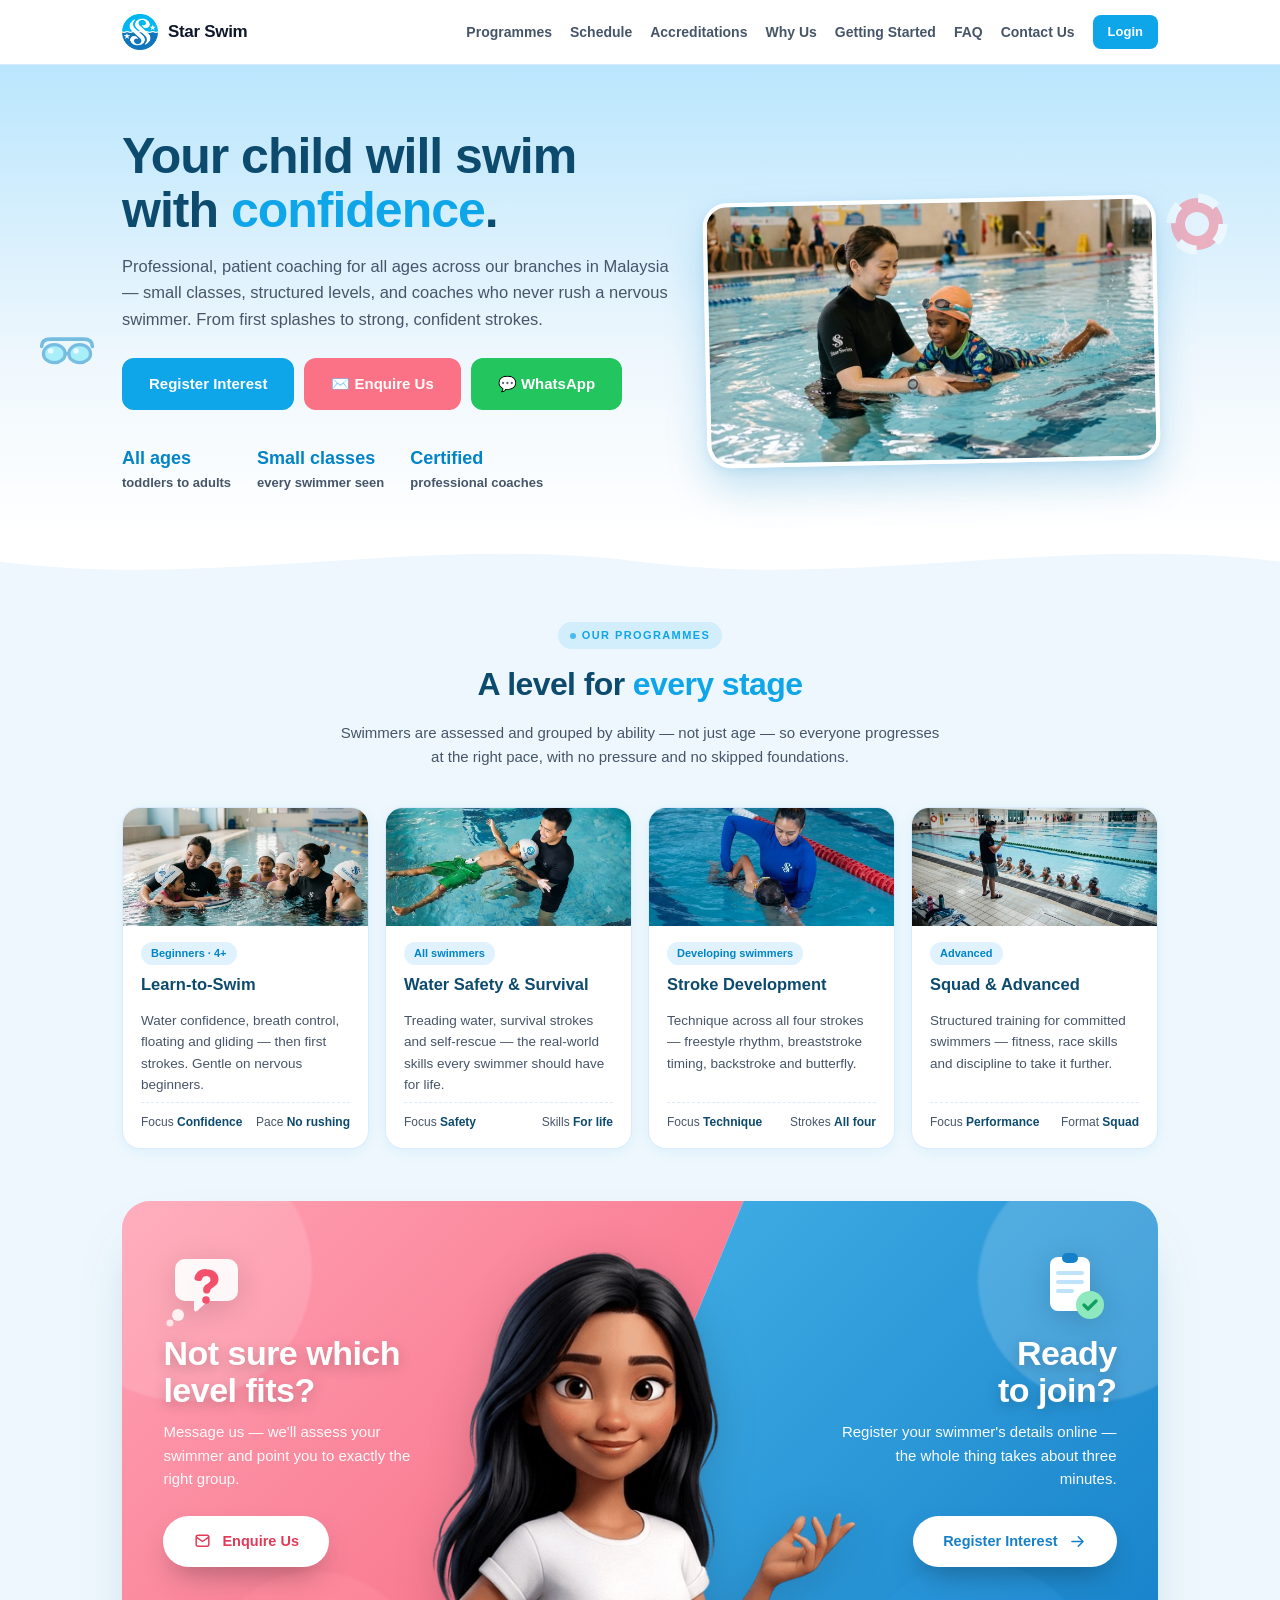
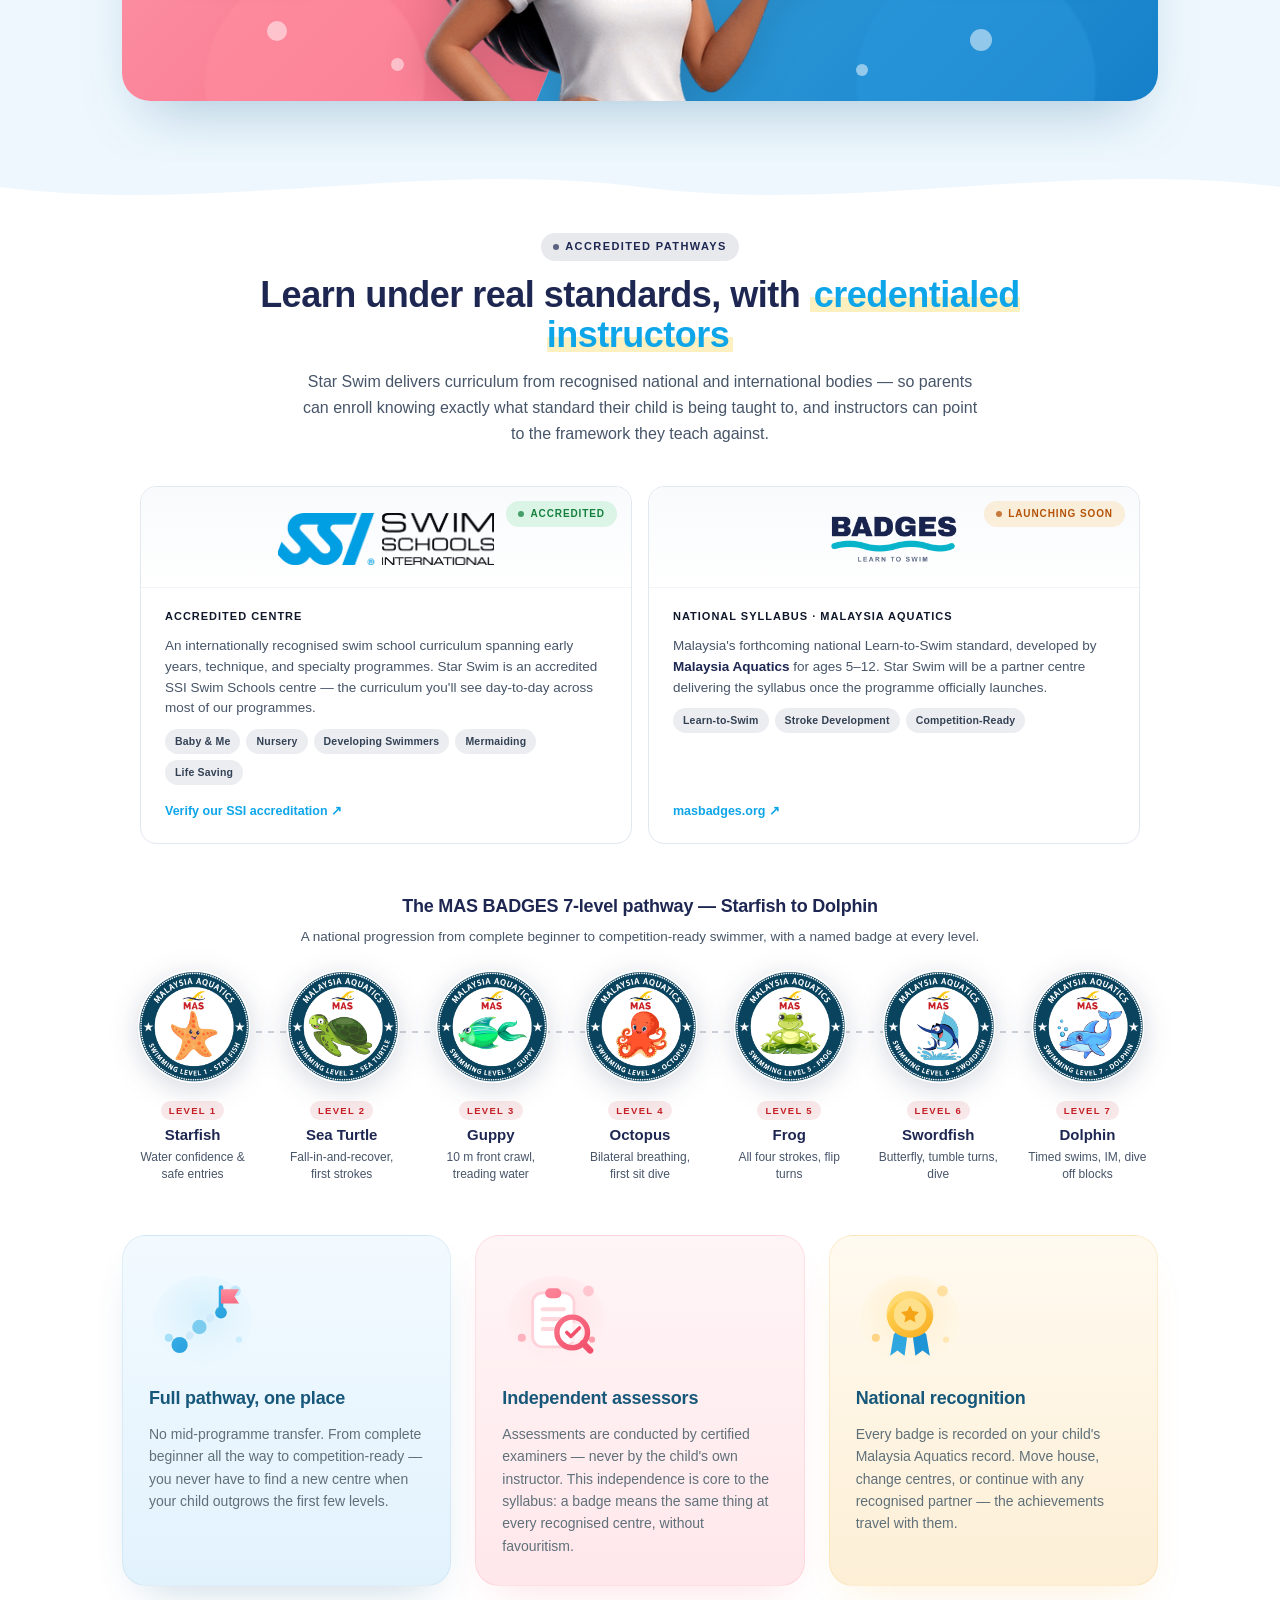
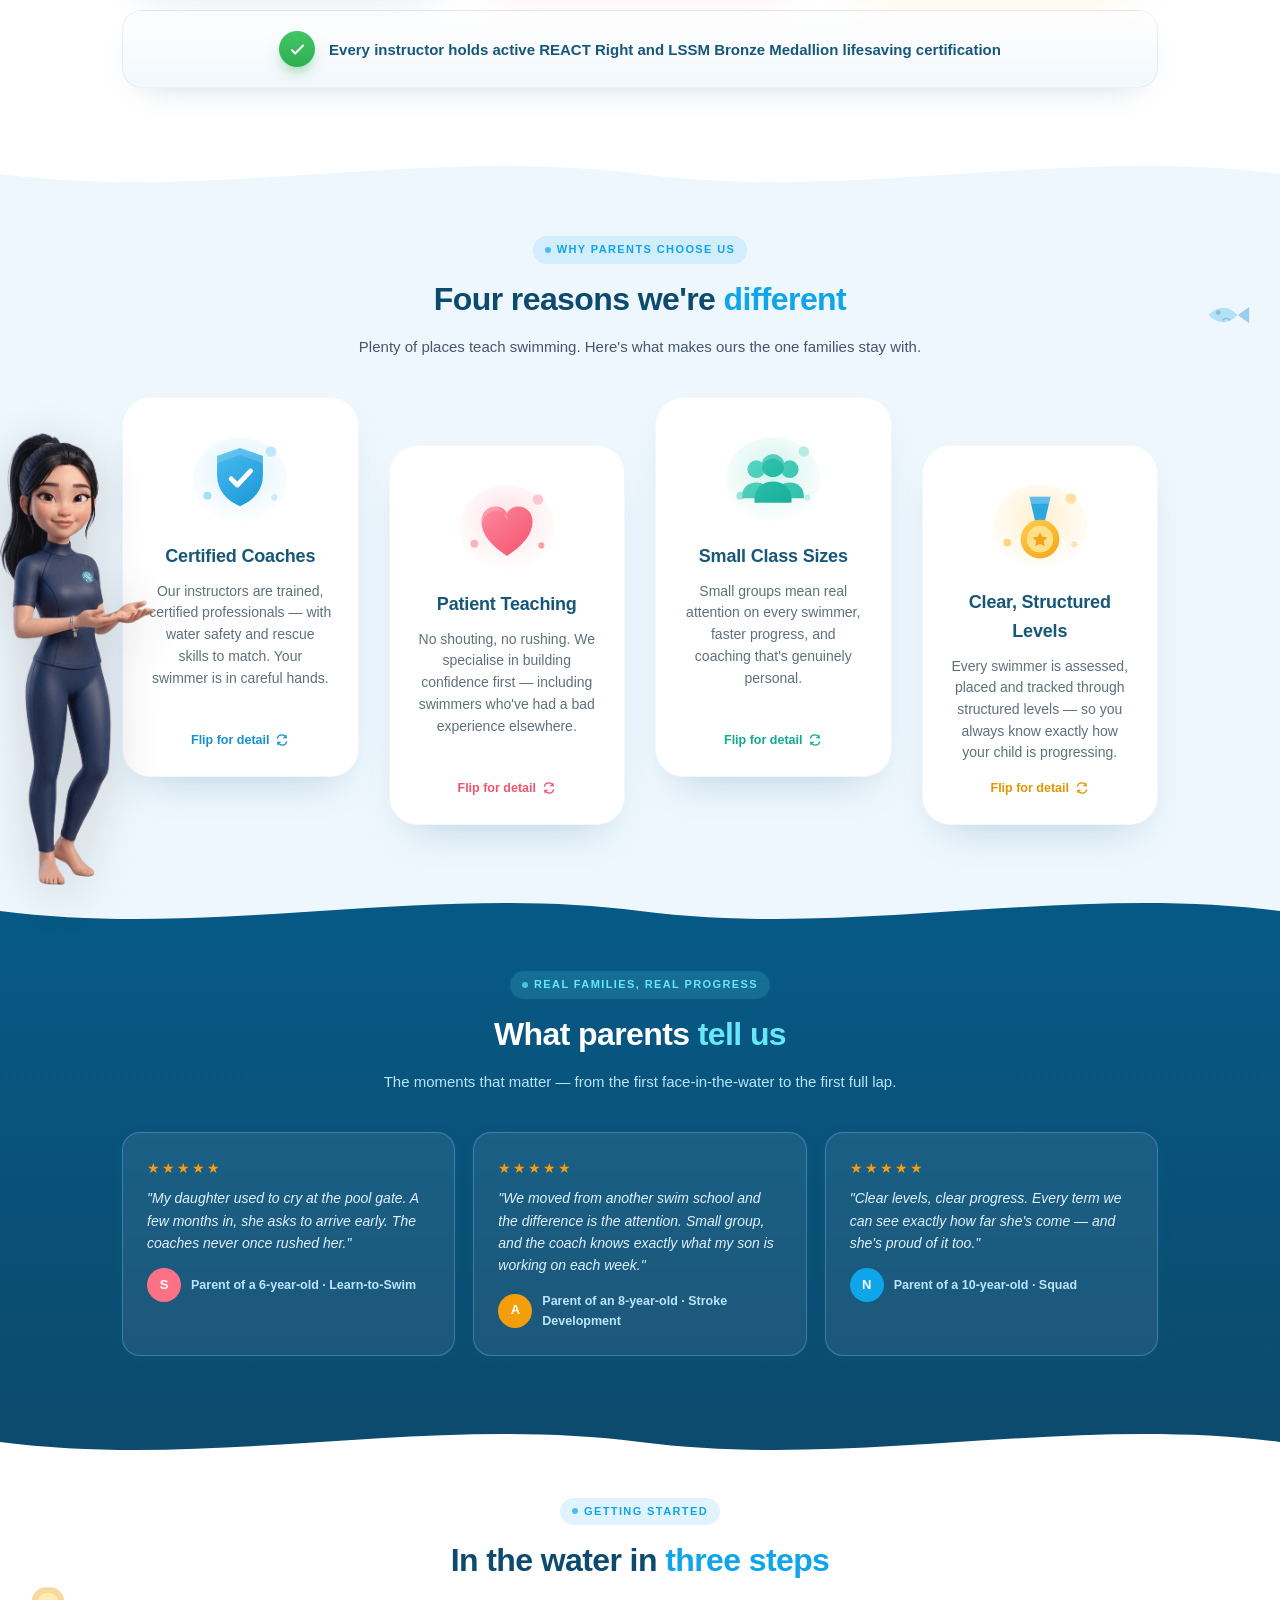
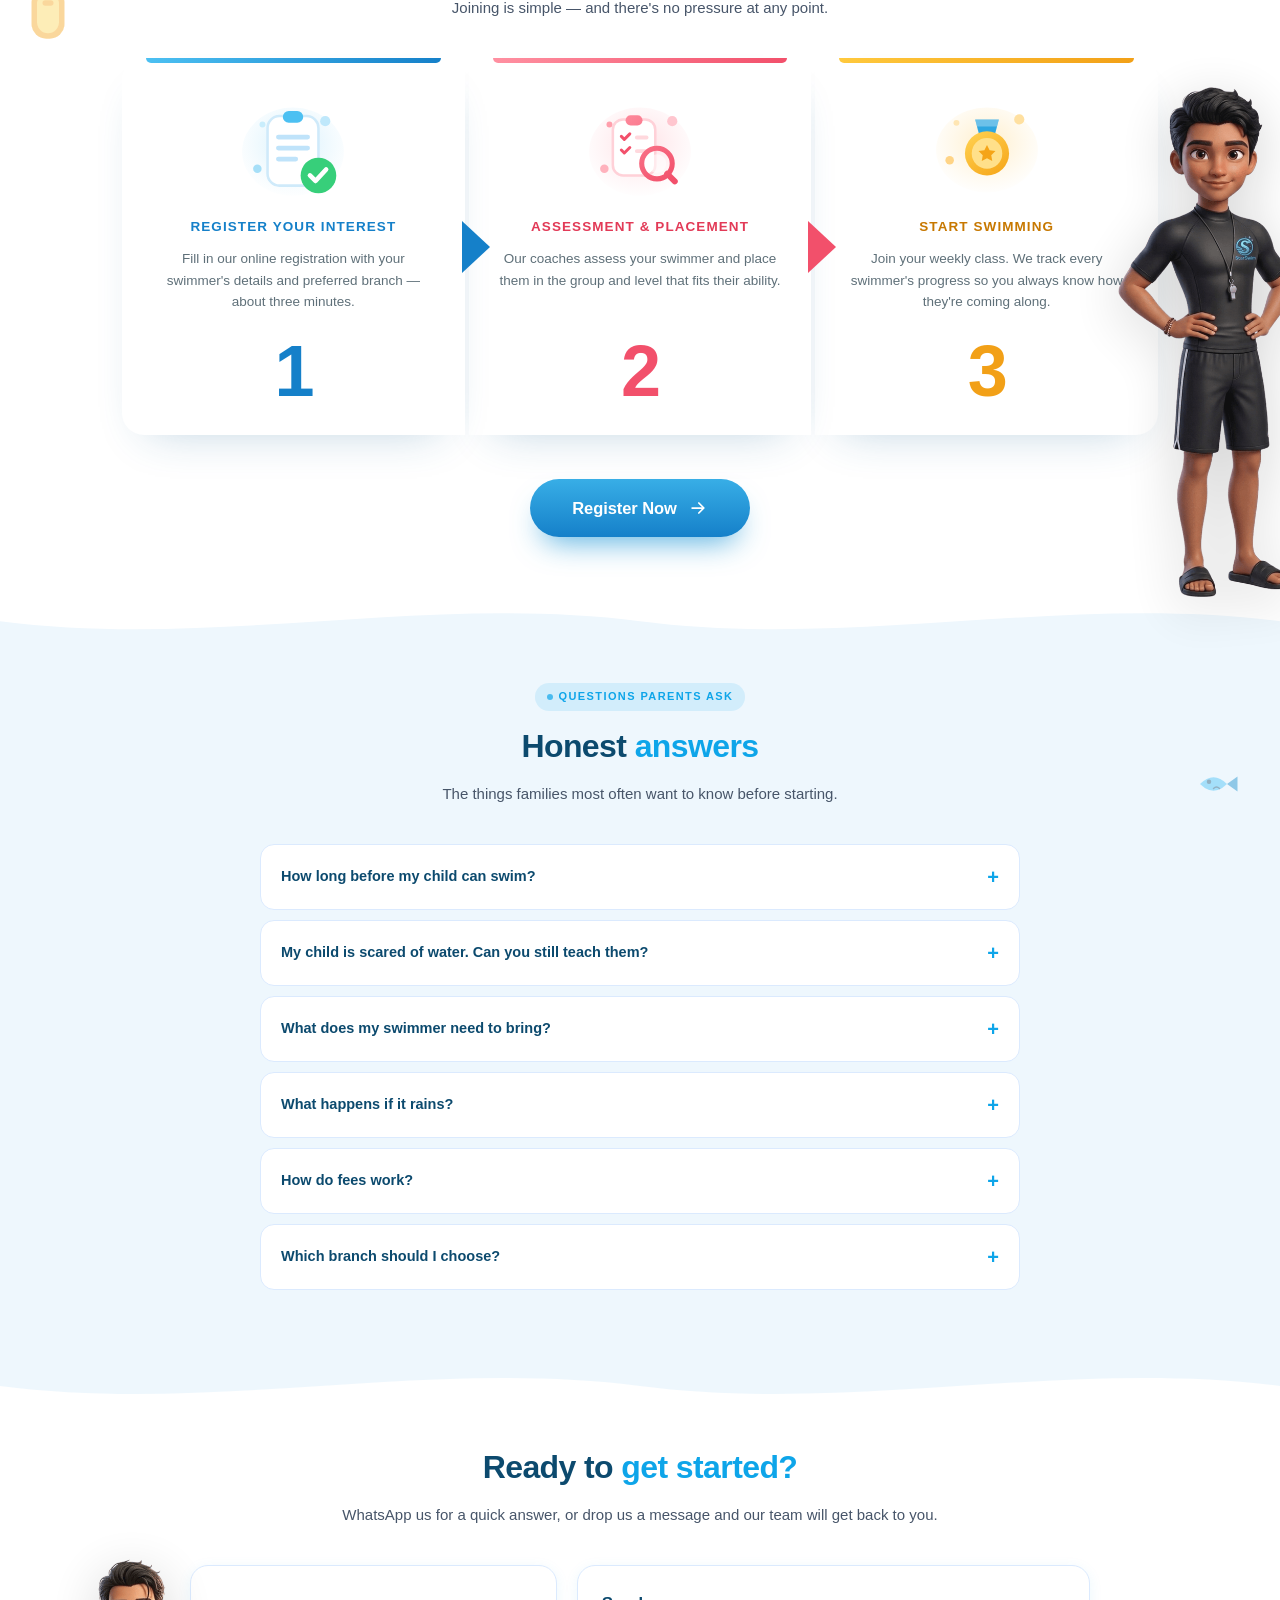
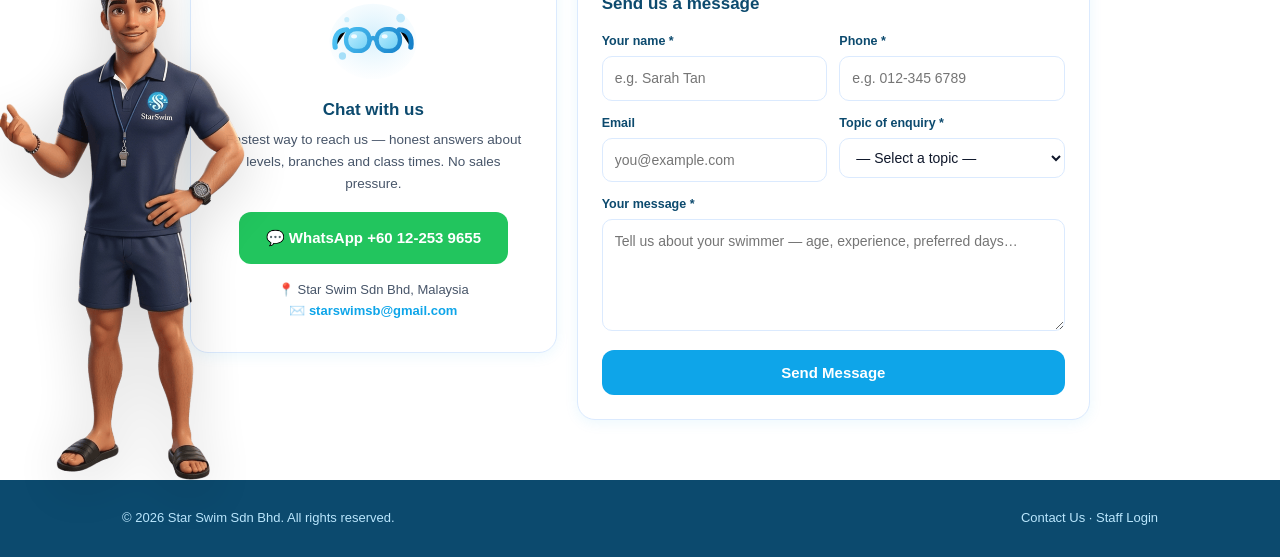
<file: index.html>
<!DOCTYPE html>
<html lang="en">
<head>
  <meta charset="UTF-8" />
  <meta name="viewport" content="width=device-width, initial-scale=1.0" />
  <title>Star Swim — Swimming Lessons in Malaysia | Kids & Adults</title>
  <meta name="description" content="Star Swim Sdn Bhd — professional swimming lessons for all ages across our branches in Malaysia. Small classes, patient certified coaches, structured levels from first splashes to squad training." />
  <link rel="icon" href="./logo.png" />
  <style>
    :root{
      --bg:#EEF7FD; --surface:#FFFFFF; --primary:#0EA5E9; --primary-dk:#0284C7;
      --navy:#0C4A6E; --deep:#075985; --text:#0F172A; --text-2:#475569; --border:#DBEAFE;
      --gold:#F59E0B; --coral:#FB7185; --aqua:#67E8F9; --foam:#E0F2FE;
    }
    *{box-sizing:border-box;margin:0;padding:0}
    html{scroll-behavior:smooth}
    body{font-family:-apple-system,BlinkMacSystemFont,'Segoe UI',Roboto,Helvetica,Arial,sans-serif;color:var(--text);background:var(--surface);line-height:1.6;overflow-x:hidden}
    a{color:inherit;text-decoration:none}
    .wrap{max-width:1080px;margin:0 auto;padding:0 22px}
    em{font-style:normal;color:var(--primary)}
    img,svg{max-width:100%;display:block}

    /* Header */
    header{position:sticky;top:0;z-index:50;background:rgba(255,255,255,.93);backdrop-filter:blur(8px);border-bottom:1px solid var(--border)}
    .hd{display:flex;align-items:center;justify-content:space-between;height:64px}
    .hd-brand{display:flex;align-items:center;gap:10px;font-weight:800;font-size:17px;letter-spacing:-.3px}
    .hd-brand img{height:36px}
    .hd-nav{display:flex;align-items:center;gap:18px;font-size:14px;font-weight:600;color:var(--text-2)}
    .hd-nav a:hover{color:var(--primary)}
    .btn{display:inline-block;padding:9px 18px;border-radius:10px;font-weight:700;font-size:14px;cursor:pointer;border:1px solid transparent;transition:.15s;text-align:center}
    .btn-solid{background:var(--primary);color:#fff}
    .btn-solid:hover{background:var(--primary-dk)}
    .btn-ghost{border-color:var(--primary);color:var(--primary);background:#fff}
    .btn-ghost:hover{background:var(--primary);color:#fff}
    .btn-wa{background:#22C55E;color:#fff}
    .btn-wa:hover{background:#16A34A}
    .btn-coral{background:var(--coral);color:#fff}
    .btn-coral:hover{background:#F43F5E}
    .btn-lg{padding:13px 26px;font-size:15px;border-radius:12px}
    .hamburger{display:none;flex-direction:column;justify-content:center;gap:5px;width:44px;height:44px;padding:10px;border:none;background:none;cursor:pointer;margin-left:auto}
    .hamburger span{display:block;height:2.5px;border-radius:2px;background:var(--navy);transition:transform .25s ease,opacity .2s ease}
    .nav-open .hamburger span:nth-child(1){transform:translateY(7.5px) rotate(45deg)}
    .nav-open .hamburger span:nth-child(2){opacity:0}
    .nav-open .hamburger span:nth-child(3){transform:translateY(-7.5px) rotate(-45deg)}
    @media (max-width:820px){
      .hamburger{display:flex}
      .hd-nav{position:absolute;top:64px;left:0;right:0;background:#fff;flex-direction:column;align-items:stretch;gap:0;padding:8px 0 14px;border-bottom:1px solid var(--border);box-shadow:0 18px 30px -18px rgba(15,23,42,.25);display:none}
      .nav-open .hd-nav{display:flex}
      .hd-nav .hd-link{display:block;padding:13px 24px;font-size:15px;border-bottom:1px solid #F1F7FD}
      .hd-nav .hd-link:last-of-type{border-bottom:none}
      .hd-nav #loginLink{margin:10px 24px 0;text-align:center}
      header{position:sticky;top:0;z-index:50}
    }
    /* Anchor targets clear the sticky header */
    section[id]{scroll-margin-top:76px}
    html{scroll-behavior:smooth}

    /* Waves + floaters */
    .wave{line-height:0;position:relative;z-index:1}
    .wave svg{width:100%;height:52px}
    .floaty{position:absolute;opacity:.5;pointer-events:none;animation:bob 5.5s ease-in-out infinite}
    /* ── Section side-flanker character illustrations ─────────────────── */
    /* Anchored to the CONTENT WIDTH (1080px wrap), not the viewport edges.
       Formula: distance from centre to inner-content-edge = 540px (half wrap) - 22px (wrap padding) = 518px.
       For a slight overlap INTO the content (so characters feel layered on top of cards, not floating
       beside them), subtract an overlap amount. 40px reads as "leaning in" without covering content. */
    .side-char{position:absolute;pointer-events:none;z-index:5;width:auto;filter:drop-shadow(0 12px 28px rgba(0,0,0,.18));animation:sideCharBob 6s ease-in-out infinite}
    .side-char.left{right:calc(50% + 478px);left:auto}
    .side-char.right{left:calc(50% + 478px);right:auto}
    /* Morph variant: two poses stacked, cross-fade on hover.
       Layout: one pose has .pose-flow (defines container size via natural flow),
               the other has .pose-overlay (position:absolute) — feet aligned via inline left:.
       Visibility: .pose-rest is visible by default; .pose-excited on hover.
       Which pose is flow vs overlay depends on which is wider per character. */
    .side-char-morph{pointer-events:auto;cursor:default}
    .side-char-morph .pose{height:100%;width:auto;max-width:none;display:block;transition:opacity .4s ease}
    .side-char-morph .pose-overlay{position:absolute;bottom:0}
    .side-char-morph .pose-excited{opacity:0}
    .side-char-morph .pose-rest{opacity:1}
    .side-char-morph:hover .pose-excited{opacity:1}
    .side-char-morph:hover .pose-rest{opacity:0}
    @keyframes sideCharBob{0%,100%{transform:translateY(0)}50%{transform:translateY(-8px)}}
    /* Hide side characters on narrower screens — no room next to content once wrap is near viewport width */
    @media (max-width:1240px){.side-char{display:none}}
    @keyframes bob{0%,100%{transform:translateY(0) rotate(-4deg)}50%{transform:translateY(-14px) rotate(5deg)}}
    .bubble{position:absolute;bottom:-30px;border-radius:50%;background:radial-gradient(circle at 32% 30%,rgba(255,255,255,.95),rgba(103,232,249,.35));border:1px solid rgba(255,255,255,.7);animation:rise linear infinite;pointer-events:none}
    @keyframes rise{0%{transform:translateY(0);opacity:0}12%{opacity:.85}100%{transform:translateY(-540px);opacity:0}}

    /* Hero */
    .hero{position:relative;background:linear-gradient(180deg,#BAE6FD 0%,var(--bg) 62%,#fff 100%);padding:64px 0 0;overflow:hidden}
    .hero-grid{display:grid;grid-template-columns:1.1fr .9fr;gap:30px;align-items:center;position:relative;z-index:2}
    @media (max-width:860px){.hero-grid{grid-template-columns:1fr;text-align:center}.hero-art{max-width:520px;margin:0 auto}}
    .hero-photo{position:relative;border-radius:24px;overflow:hidden;box-shadow:0 20px 40px rgba(2,132,199,.22),0 3px 10px rgba(2,132,199,.10);border:4px solid #fff;transform:rotate(-1.2deg)}
    .hero-photo img{width:100%;height:auto;display:block}
    .hero-photo::after{content:"";position:absolute;left:-8%;right:-8%;bottom:-14px;height:22px;background:radial-gradient(ellipse at center,rgba(2,132,199,.28),transparent 70%);filter:blur(6px);z-index:-1}
    @media (max-width:860px){.hero-photo{transform:none}}
    .hero h1{font-size:clamp(30px,5vw,50px);font-weight:900;letter-spacing:-1px;line-height:1.08;color:var(--navy)}
    .hero p{max-width:560px;margin:16px 0 26px;font-size:16.5px;color:var(--text-2)}
    @media (max-width:860px){.hero p{margin:16px auto 26px}}
    .hero-ctas{display:flex;gap:10px;flex-wrap:wrap}
    @media (max-width:860px){.hero-ctas{justify-content:center}}
    .hero-strip{display:flex;gap:26px;flex-wrap:wrap;margin:34px 0 40px;font-size:13px;color:var(--text-2);font-weight:600}
    @media (max-width:860px){.hero-strip{justify-content:center}}
    .hero-strip b{color:var(--primary-dk);font-size:18px;display:block;font-weight:900}

    /* Sections */
    section{padding:60px 0;position:relative}
    .kicker{display:flex;align-items:center;gap:6px;width:fit-content;margin:0 auto 10px;font-size:11px;font-weight:800;letter-spacing:1.4px;text-transform:uppercase;padding:5px 12px;border-radius:999px;background:rgba(14,165,233,.12);color:var(--primary)}
    .kicker::before{content:"";display:inline-block;width:6px;height:6px;border-radius:50%;background:currentColor;opacity:.7}
    /* Kicker on deep-water sections (testimonials) — aqua on dark */
    .deepsec .kicker{background:rgba(103,232,249,.15);color:var(--aqua)}
    /* Left-anchored variant when a section title is left-aligned instead of centered */
    .kicker.kicker-left{margin:0 0 10px}
    .sec-title{font-size:clamp(22px,3.4vw,32px);font-weight:900;letter-spacing:-.6px;color:var(--navy);text-align:center}
    .sec-sub{max-width:600px;margin:10px auto 38px;color:var(--text-2);text-align:center;font-size:15px}
    .alt{background:var(--bg)}
    .deepsec{background:linear-gradient(180deg,var(--deep),var(--navy));color:#E0F2FE}
    .deepsec .sec-title{color:#fff}
    .deepsec .sec-sub{color:#BAE6FD}

    .grid4{display:grid;grid-template-columns:repeat(4,1fr);gap:16px}
    .grid3{display:grid;grid-template-columns:repeat(3,1fr);gap:18px}
    @media (max-width:920px){.grid4{grid-template-columns:repeat(2,1fr)}}
    @media (max-width:820px){.grid3{grid-template-columns:1fr}}
    @media (max-width:560px){.grid4{grid-template-columns:1fr}}
    .card{background:var(--surface);border:1px solid var(--border);border-radius:18px;padding:24px;box-shadow:0 3px 14px rgba(14,165,233,.08)}
    .card h3{font-size:16.5px;font-weight:800;color:var(--navy);margin-bottom:6px}
    .card p{font-size:13.5px;color:var(--text-2)}
    .why-ico{width:58px;height:58px;border-radius:16px;background:var(--foam);display:flex;align-items:center;justify-content:center;margin-bottom:14px}
    /* ── Why parents choose us — flip cards with staggered layout ── */
    .why-cards{display:grid;grid-template-columns:repeat(4,minmax(0,1fr));gap:30px;align-items:start;margin-top:8px}
    .why-cards .why-card:nth-child(2n){margin-top:48px}
    .why-card{perspective:1400px;height:380px;background:transparent;border:none;padding:0;box-shadow:none;border-radius:0;display:block}
    .why-card:hover{transform:none;box-shadow:none}
    .why-flip{position:relative;width:100%;height:100%;transition:transform .7s cubic-bezier(.4,.15,.25,1);transform-style:preserve-3d}
    @media (hover:hover){.why-card:hover .why-flip{transform:rotateY(180deg)}}
    .why-card.is-flipped .why-flip{transform:rotateY(180deg)}
    .why-face{position:absolute;inset:0;backface-visibility:hidden;-webkit-backface-visibility:hidden;border-radius:28px;padding:30px 26px 26px;display:flex;flex-direction:column}
    .why-face.front{background:#fff;box-shadow:0 20px 44px -22px rgba(31,102,148,.30);border:1px solid rgba(31,102,148,.05)}
    .why-face.back{transform:rotateY(180deg);color:#fff;box-shadow:0 24px 48px -22px rgba(20,121,189,.6);justify-content:center;text-align:left}
    .why-face.back h3,.why-face.back p,.why-face.back .stat,.why-face.back .stat-label,.why-face.back .stat-body{color:#fff}
    .why-face.back .stat{font-size:52px;font-weight:900;line-height:1;letter-spacing:-.02em}
    .why-face.back .stat-label{font-size:14px;font-weight:700;opacity:.92;margin:8px 0 16px}
    .why-face.back .stat-body{margin:0;font-size:13.5px;line-height:1.6;opacity:.94}
    .why-card.blue  .why-face.back{background:linear-gradient(160deg,#38aee6,#1479bd)}
    .why-card.coral .why-face.back{background:linear-gradient(160deg,#ff8296,#e23a57);box-shadow:0 24px 48px -22px rgba(226,58,87,.55)}
    .why-card.teal  .why-face.back{background:linear-gradient(160deg,#37cbb3,#0e8f7e);box-shadow:0 24px 48px -22px rgba(14,143,126,.55)}
    .why-card.amber .why-face.back{background:linear-gradient(160deg,#ffc33d,#e08a00);box-shadow:0 24px 48px -22px rgba(224,138,0,.5)}
    .why-card.blue  .flip-hint{color:#1590d2}
    .why-card.coral .flip-hint{color:#f2536e}
    .why-card.teal  .flip-hint{color:#12a894}
    .why-card.amber .flip-hint{color:#e39400}
    .why-face .why-svg{width:104px;height:100px;margin:0 auto 14px}
    .why-face .why-svg svg{width:100%;height:100%;display:block}
    .why-face h3{margin:0 0 10px;font-size:18px;font-weight:800;color:#16577a;letter-spacing:-.01em;text-align:center}
    .why-face p{margin:0;font-size:14px;line-height:1.55;color:#5f7079;text-align:center}
    .why-face.back .stat,.why-face.back .stat-label,.why-face.back .stat-body{text-align:left}
    .flip-hint{margin-top:auto;padding-top:14px;font-size:12.5px;font-weight:700;display:inline-flex;align-items:center;gap:6px;align-self:center}
    .flip-hint svg{width:14px;height:14px}
    @media (hover:none){
      .why-cards{gap:16px}
      .why-cards .why-card:nth-child(2n){margin-top:0}
      .why-card{height:auto}
      .why-flip{position:static;transform:none!important;height:auto}
      .why-face{position:static;height:auto}
      .why-face.back,.flip-hint{display:none}
    }
    @media (max-width:960px){
      .why-cards{grid-template-columns:repeat(2,1fr);gap:24px}
      .why-cards .why-card:nth-child(2n){margin-top:0}
    }
    @media (max-width:520px) and (hover:hover){
      .why-cards{grid-template-columns:1fr;gap:16px}
      .why-card{height:360px}
    }
    @media (max-width:520px) and (hover:none){
      .why-cards{grid-template-columns:1fr;gap:16px}
    }
    .why-ico svg{width:34px;height:34px}

    /* Programme cards */
    .prog{padding:0;overflow:hidden;display:flex;flex-direction:column;transition:transform .18s ease, box-shadow .18s ease}
    .prog:hover{transform:translateY(-4px);box-shadow:0 10px 26px rgba(14,165,233,.16)}
    .prog .ph{height:118px;position:relative;overflow:hidden}
    .prog .ph-photo img{width:100%;height:100%;object-fit:cover;display:block}
    .prog .ph svg{width:100%;height:100%}
    .prog .bd{padding:16px 18px;display:flex;flex-direction:column;gap:6px;flex:1}
    .prog .age{display:inline-block;align-self:flex-start;background:var(--foam);color:var(--primary-dk);font-size:11px;font-weight:800;border-radius:999px;padding:3px 10px}
    .prog .meta{display:flex;justify-content:space-between;font-size:12px;color:var(--text-2);border-top:1px dashed var(--border);padding-top:10px;margin-top:auto}
    .prog .meta b{color:var(--navy)}

    /* ── Join zone — end-of-Programmes dual CTA, diagonal split ────────── */
    .join-split{position:relative;overflow:hidden;display:grid;grid-template-columns:1fr 1fr;margin:52px auto 0;border-radius:28px;max-width:1120px;min-height:500px;box-shadow:0 30px 60px -25px rgba(31,102,148,.35)}
    .join-half{position:absolute;inset:0;pointer-events:none}
    .join-half.coral{background:linear-gradient(135deg,#ffa1b3,#f2506b);clip-path:polygon(0 0,60% 0,40% 100%,0 100%)}
    .join-half.blue{background:linear-gradient(135deg,#57c6f4,#1580c9);clip-path:polygon(60% 0,100% 0,100% 100%,40% 100%)}
    /* Decorative blobs + bubbles */
    .join-blob{position:absolute;border-radius:50%;pointer-events:none;filter:blur(1px)}
    .join-blob.b1{left:-70px;top:-60px;width:260px;height:260px;background:rgba(255,255,255,.14);animation:joinBlob 12s ease-in-out infinite}
    .join-blob.b2{left:8%;bottom:-90px;width:220px;height:220px;background:rgba(255,141,160,.5);animation:joinBlob 14s ease-in-out infinite reverse}
    .join-blob.b3{right:-60px;top:-40px;width:240px;height:240px;background:rgba(255,255,255,.16);animation:joinBlob 13s ease-in-out infinite}
    .join-blob.b4{right:6%;bottom:-100px;width:240px;height:240px;background:rgba(43,150,220,.5);animation:joinBlob 15s ease-in-out infinite reverse}
    .join-bubble{position:absolute;border-radius:50%;background:rgba(255,255,255,.5);pointer-events:none;animation:joinBubble 6s ease-in infinite}
    .join-bubble.u1{left:14%;bottom:12%;width:20px;height:20px}
    .join-bubble.u2{left:26%;bottom:6%;width:13px;height:13px;animation-duration:7.5s;animation-delay:1s}
    .join-bubble.u3{right:16%;bottom:10%;width:22px;height:22px;animation-duration:6.8s;animation-delay:.6s}
    .join-bubble.u4{right:28%;bottom:5%;width:12px;height:12px;animation-duration:8s;animation-delay:1.8s}
    @keyframes joinBlob{0%,100%{transform:translate(0,0) scale(1)}50%{transform:translate(20px,-14px) scale(1.06)}}
    @keyframes joinBubble{0%{transform:translateY(0);opacity:.6}100%{transform:translateY(-360px);opacity:0}}
    /* Small floating corner icons (decorative, replace the large SVG illustrations) */
    .join-icon{position:absolute;z-index:3;width:82px;height:82px;pointer-events:none;filter:drop-shadow(0 6px 14px rgba(0,0,0,.14));animation:joinIconFloat 4s ease-in-out infinite}
    .join-icon svg{width:100%;height:100%;display:block}
    .join-icon.left{top:44px;left:44px}
    .join-icon.right{top:44px;right:44px;animation-delay:.6s}
    @keyframes joinIconFloat{0%,100%{transform:translateY(0)}50%{transform:translateY(-8px)}}
    /* Character image — centered, standing over the diagonal seam */
    .join-character{position:absolute;left:50%;top:10%;transform:translateX(-50%);height:200%;width:auto;z-index:4;pointer-events:none;filter:drop-shadow(0 8px 22px rgba(0,0,0,.16))}
    /* Content zones — pushed to the sides so the character has centre stage */
    .join-zone{position:relative;z-index:2;display:flex;flex-direction:column;justify-content:center;padding:60px 8%}
    .join-zone.left{align-items:flex-start;text-align:left;padding-right:30%}
    .join-zone.right{align-items:flex-end;text-align:right;padding-left:30%}
    .join-zone h3{margin:0 0 12px;font-size:clamp(26px,3.4vw,34px);font-weight:900;color:#fff;line-height:1.08;letter-spacing:-.015em;text-shadow:0 4px 14px rgba(0,0,0,.22)}
    .join-zone p{margin:0 0 26px;font-size:15px;line-height:1.55;color:#fff;opacity:.96;max-width:280px}
    .join-cta{border:none;cursor:pointer;font-family:inherit;font-size:14.5px;font-weight:800;padding:14px 30px;border-radius:999px;background:#fff;box-shadow:0 14px 30px -10px rgba(0,0,0,.35);display:inline-flex;align-items:center;gap:10px;text-decoration:none;transition:transform .18s ease,box-shadow .18s ease}
    .join-cta:hover{transform:translateY(-2px);box-shadow:0 20px 40px -10px rgba(0,0,0,.4)}
    .join-cta.coral{color:#e23a57}
    .join-cta.coral svg *{stroke:#e23a57}
    .join-cta.blue{color:#1580c9}
    .join-cta.blue svg *{stroke:#1580c9}
    /* Mobile: two stacked solid-colour panels. The desktop diagonal uses
       absolutely-positioned background halves with overlay zones — on mobile
       we drop the halves entirely and give each zone its own background,
       so the two text blocks can never overlap. */
    @media (max-width:820px){
      .join-split{display:flex;flex-direction:column;min-height:auto;border-radius:22px}
      .join-half{display:none}
      .join-blob,.join-bubble{display:none}
      .join-character{display:none}
      .join-icon{display:none}
      .join-zone{position:static;padding:40px 26px;align-items:center;text-align:center}
      .join-zone.left{background:linear-gradient(160deg,#ffa1b3,#f2506b);padding-right:26px}
      .join-zone.right{background:linear-gradient(160deg,#57c6f4,#1580c9);padding-left:26px}
      .join-zone p{max-width:100%}
      .join-zone h3 br{display:none}
    }
    /* ── MAS BADGES pathway — dedicated section between Programmes & Testimonials ── */
    .mas-section{background:#fff;padding:20px 0 60px}
    .mas-hero{text-align:center;max-width:820px;margin:0 auto 40px}
    .mas-kicker{display:flex;align-items:center;gap:6px;width:fit-content;margin:0 auto 14px;font-size:11px;text-transform:uppercase;letter-spacing:1.4px;font-weight:800;padding:5px 12px;border-radius:999px;background:rgba(30,39,82,.10);color:#1E2752}
    .mas-kicker::before{content:"";display:inline-block;width:6px;height:6px;border-radius:50%;background:currentColor;opacity:.7}
    .mas-title{font-size:clamp(26px,3.8vw,36px);font-weight:900;color:#1E2752;letter-spacing:-.5px;line-height:1.12;margin-bottom:14px}
    .mas-title em{font-style:normal;background:linear-gradient(180deg,transparent 55%,#F9C61044 55%,#F9C61044 92%,transparent 92%);padding:0 4px}
    .mas-sub{font-size:16px;color:var(--text-2);line-height:1.6;max-width:680px;margin:0 auto}
    .mas-sub strong{color:#1E2752}

    /* Two-column accreditation brands (SSI + MAS BADGES) */
    .accr-grid{display:grid;grid-template-columns:1fr 1fr;gap:16px;max-width:1000px;margin:0 auto 48px}
    .accr{background:#fff;border:1.5px solid #E2E8F0;border-radius:16px;padding:0;position:relative;transition:.18s ease;display:flex;flex-direction:column;overflow:hidden}
    .accr:hover{border-color:#CBD5E1;box-shadow:0 6px 20px rgba(15,23,42,.06)}
    .accr-badge{display:inline-flex;align-items:center;gap:6px;position:absolute;top:14px;right:14px;font-size:10px;font-weight:800;letter-spacing:.9px;padding:5px 12px;border-radius:999px;text-transform:uppercase;z-index:2}
    .accr-badge::before{content:"";display:inline-block;width:6px;height:6px;border-radius:50%;background:currentColor;opacity:.75}
    .accr-badge.now{background:rgba(34,197,94,.14);color:#15803D}
    .accr-badge.soon{background:rgba(245,158,11,.14);color:#B45309}
    /* Horizontal logo band across the top — transparent, respectful spacing */
    .accr-logo-band{display:flex;align-items:center;justify-content:center;padding:26px 24px 22px;background:linear-gradient(180deg,#F8FAFC 0%,#fff 100%);border-bottom:1px solid #F1F5F9;min-height:96px}
    .accr-logo-band img{max-width:100%;max-height:52px;width:auto;height:auto;object-fit:contain}
    /* Body content */
    .accr-body{padding:20px 24px 22px;display:flex;flex-direction:column;gap:10px;flex:1}
    .accr-role{font-size:11px;font-weight:800;color:var(--text-3);text-transform:uppercase;letter-spacing:1px}
    .accr-desc{font-size:13.5px;color:var(--text-2);line-height:1.55;margin:0}
    .accr-desc strong{color:#1E2752}
    .accr-tags{display:flex;flex-wrap:wrap;gap:6px}
    .accr-tag{font-size:10.5px;font-weight:700;padding:4px 10px;border-radius:999px;background:rgba(71,85,105,.10);color:#334155;letter-spacing:.2px}
    .accr-verify{font-size:12.5px;font-weight:700;color:#0EA5E9;text-decoration:none;margin-top:auto;padding-top:6px;display:inline-flex;align-items:center;gap:4px}
    .accr-verify:hover{text-decoration:underline}

    /* 7-badge showcase */
    .mas-badges-heading{text-align:center;margin:20px auto 22px;max-width:720px}
    .mas-badges-heading h3{font-size:18px;font-weight:800;color:#1E2752;margin:0 0 6px;letter-spacing:-.2px}
    .mas-badges-heading p{font-size:13.5px;color:var(--text-2);margin:0;line-height:1.5}
    .mas-badges{display:grid;grid-template-columns:repeat(7,1fr);gap:18px 8px;max-width:1080px;margin:0 auto;position:relative}
    .mas-badges::before{content:"";position:absolute;top:62px;left:6%;right:6%;height:2px;background:repeating-linear-gradient(90deg,#1E275233 0 6px,transparent 6px 12px);z-index:0}
    .mas-step{position:relative;z-index:1;display:flex;flex-direction:column;align-items:center;text-align:center;gap:6px;transition:transform .2s ease}
    .mas-step:hover{transform:translateY(-4px)}
    .mas-badge-img{width:120px;height:120px;object-fit:contain;filter:drop-shadow(0 6px 14px rgba(30,39,82,.18));transition:filter .2s ease}
    .mas-step:hover .mas-badge-img{filter:drop-shadow(0 10px 20px rgba(30,39,82,.28))}
    .mas-num{display:inline-block;font-size:9.5px;font-weight:800;color:#C62026;letter-spacing:1.3px;padding:2px 8px;border-radius:999px;background:rgba(198,32,38,.10);margin-top:6px}
    .mas-name{font-size:15px;font-weight:900;color:#1E2752;line-height:1.15}
    .mas-hint{font-size:12px;color:var(--text-2);line-height:1.4;padding:0 4px;max-width:130px}
    /* value cards — soft-tinted gradient per theme colour, richer SVG icons */
    .mas-values{display:grid;grid-template-columns:repeat(3,1fr);gap:24px;max-width:1120px;margin:52px auto 0}
    .mas-value{border-radius:24px;padding:32px 26px 28px;text-align:left;transition:transform .18s ease,box-shadow .18s ease;border:1px solid rgba(31,102,148,.08)}
    .mas-value:hover{transform:translateY(-4px);box-shadow:0 30px 54px -22px rgba(31,102,148,.34)}
    .mas-value.v-blue {background:linear-gradient(180deg,#f2faff,#e2f2fd);box-shadow:0 20px 44px -22px rgba(31,102,148,.30)}
    .mas-value.v-coral{background:linear-gradient(180deg,#fff5f6,#ffe7eb);box-shadow:0 20px 44px -22px rgba(242,83,110,.22);border-color:rgba(242,83,110,.12)}
    .mas-value.v-amber{background:linear-gradient(180deg,#fffaf0,#fdefd6);box-shadow:0 20px 44px -22px rgba(245,164,23,.22);border-color:rgba(245,164,23,.14)}
    .mas-value .vi{width:108px;height:100px;margin-bottom:16px;padding:0;background:transparent;border-radius:0;display:block}
    .mas-value .vi svg{width:100%;height:100%;display:block}
    .mas-value h4{font-size:18px;color:#16577a;font-weight:800;margin:0 0 10px;letter-spacing:-.2px}
    .mas-value p{font-size:14px;color:#5f7079;line-height:1.6;margin:0}
    /* trust banner — soft gradient card with a green check bubble */
    .mas-trust{display:flex;align-items:center;justify-content:center;gap:14px;flex-wrap:nowrap;max-width:1120px;margin:24px auto 0;padding:20px 28px;background:linear-gradient(180deg,#fff,#f2f8fd);border:1px solid rgba(31,102,148,.08);border-radius:20px;box-shadow:0 14px 34px -22px rgba(31,102,148,.35);font-size:14px;color:var(--text-2);font-weight:600}
    .mas-trust .check{flex:none;width:36px;height:36px;border-radius:50%;background:linear-gradient(180deg,#42c765,#2fae52);display:flex;align-items:center;justify-content:center;box-shadow:0 8px 16px -6px rgba(47,174,82,.7)}
    .mas-trust .check svg{width:19px;height:19px}
    .mas-trust .rec{color:#16577a;font-weight:800;font-size:15px;text-align:center;line-height:1.4;padding:0}
    .mas-trust .rec::before{content:none}
    /* responsive */
    @media (max-width:1080px){.mas-badge-img{width:100px;height:100px}.mas-badges::before{top:52px}}
    @media (max-width:900px){
      .mas-badges{grid-template-columns:repeat(4,1fr);gap:26px 8px}
      .mas-badges::before{display:none}
      .mas-values{grid-template-columns:1fr}
      .accr-grid{grid-template-columns:1fr}
    }
    @media (max-width:520px){
      .mas-badges{grid-template-columns:repeat(2,1fr);gap:24px 8px}
      .mas-badge-img{width:96px;height:96px}
      .mas-trust{flex-direction:column;gap:10px;text-align:center}
    }
      .mas-badge{width:60px;height:60px}
      .mas-badge svg{width:32px;height:32px}
    }
    @media (max-width:680px){.choice{grid-template-columns:1fr}}
    .choice .card{text-align:center;padding:30px 24px}
    .choice .ico{font-size:30px;margin-bottom:8px}

    /* Steps */
    /* ── Getting Started — chevron-connected 3-step timeline ──────────── */
    .steps{display:flex;align-items:stretch;max-width:1120px;margin:0 auto;position:relative}
    .step{position:relative;flex:1;background:#fff;padding:34px 30px 28px;box-shadow:0 20px 44px -26px rgba(31,102,148,.32);display:flex;flex-direction:column;align-items:center;text-align:center;border:none}
    .step::before{display:none}
    .step:nth-child(1){border-radius:22px 0 0 22px;z-index:3}
    .step:nth-child(2){margin-left:4px;z-index:2}
    .step:nth-child(3){border-radius:0 22px 22px 0;margin-left:4px;z-index:1}
    /* Top thin coloured accent bar */
    .step-bar{position:absolute;top:0;left:24px;right:24px;height:5px;border-radius:0 0 5px 5px}
    .step-blue  .step-bar{background:linear-gradient(90deg,#4cc0f2,#1580c9)}
    .step-coral .step-bar{background:linear-gradient(90deg,#ff90a1,#f2506b)}
    .step-amber .step-bar{background:linear-gradient(90deg,#ffc93d,#f2a017)}
    /* Illustration icon */
    .step-ic{width:112px;height:104px;margin:6px 0 14px;flex-shrink:0}
    .step-ic svg{width:100%;height:100%;display:block}
    /* Heading — uppercase small caps in theme colour */
    .step h3{margin:0 0 10px;font-size:13.5px;font-weight:800;letter-spacing:.08em;text-transform:uppercase;color:#1580c9}
    .step-blue  h3{color:#1580c9}
    .step-coral h3{color:#e23a57}
    .step-amber h3{color:#c77800}
    /* Body copy */
    .step p{margin:0 0 22px;font-size:13.5px;line-height:1.6;color:#5f7079}
    /* Big number at bottom */
    .step-num{margin-top:auto;font-size:72px;font-weight:900;line-height:1;letter-spacing:-.03em}
    .step-blue  .step-num{color:#1580c9}
    .step-coral .step-num{color:#f2506b}
    .step-amber .step-num{color:#f2a017}
    /* Chevron arrow protruding to next step (steps 1 and 2 only) */
    .step-arrow{position:absolute;right:-25px;top:50%;transform:translateY(-50%);width:0;height:0;border-top:26px solid transparent;border-bottom:26px solid transparent;z-index:4;pointer-events:none}
    .step-blue  .step-arrow{border-left:28px solid #1580c9}
    .step-coral .step-arrow{border-left:28px solid #f2506b}
    /* CTA button below the timeline */
    .step-cta-wrap{text-align:center;margin-top:44px}
    .step-cta{border:none;cursor:pointer;font-family:inherit;font-size:16.5px;font-weight:800;color:#fff;padding:16px 42px;border-radius:999px;background:linear-gradient(180deg,#38aee6,#1580c9);box-shadow:0 16px 30px -12px rgba(24,147,212,.75);display:inline-flex;align-items:center;gap:11px;text-decoration:none;transition:transform .18s ease,box-shadow .18s ease;letter-spacing:-.005em}
    .step-cta:hover{transform:translateY(-2px);box-shadow:0 22px 40px -12px rgba(24,147,212,.9)}
    /* Mobile: stack vertically, no chevron arrows, individual rounded cards */
    @media (max-width:820px){
      .steps{flex-direction:column;gap:16px}
      .step{border-radius:22px !important;margin-left:0 !important}
      .step-arrow{display:none}
    }

    /* Testimonials (on deep water) */
    .deepsec .card{background:rgba(255,255,255,.07);border-color:rgba(186,230,253,.25);backdrop-filter:blur(2px)}
    .deepsec .card p{color:#E0F2FE}
    .quote .stars{color:var(--gold);letter-spacing:2px;font-size:14px;margin-bottom:8px}
    .quote p{font-size:14px;font-style:italic}
    .quote .who{margin-top:14px;font-size:12.5px;font-weight:700;color:#BAE6FD;display:flex;align-items:center;gap:10px}
    .avatar{width:34px;height:34px;border-radius:50%;display:flex;align-items:center;justify-content:center;font-weight:900;font-size:13px;color:#fff;flex-shrink:0}

    /* FAQ */
    .faq{max-width:760px;margin:0 auto}
    .faq details{background:#fff;border:1px solid var(--border);border-radius:14px;padding:16px 20px;margin-bottom:10px}
    .faq summary{font-weight:700;font-size:14.5px;color:var(--navy);cursor:pointer;list-style:none;display:flex;justify-content:space-between;align-items:center;gap:12px}
    .faq summary::-webkit-details-marker{display:none}
    .faq summary::after{content:'+';font-size:20px;color:var(--primary);font-weight:800;flex-shrink:0}
    .faq details[open] summary::after{content:'–'}
    .faq details p{margin-top:10px;font-size:13.5px;color:var(--text-2)}

    /* Contact */
    .contact-grid{display:grid;grid-template-columns:1fr 1.4fr;gap:20px;max-width:900px;margin:0 auto;align-items:start}
    @media (max-width:780px){.contact-grid{grid-template-columns:1fr}}
    .contact-side{text-align:center;padding:30px 26px}
    .contact-note{margin-top:16px;font-size:13px;color:var(--text-2)}
    /* ── Promotions (scheduled marketing banners) ── */
    .promo-bar{padding:11px 22px;font-size:13.5px;font-weight:600;display:flex;align-items:center;gap:14px;color:#fff}
    .promo-bar-text{flex:1;text-align:center;line-height:1.4}
    .promo-bar-cta{background:rgba(255,255,255,.22);color:#fff;text-decoration:none;padding:5px 14px;border-radius:999px;font-size:12.5px;font-weight:800;white-space:nowrap;transition:.15s}
    .promo-bar-cta:hover{background:rgba(255,255,255,.35)}
    .promo-bar-close{background:transparent;border:none;color:rgba(255,255,255,.8);font-size:18px;cursor:pointer;padding:0 6px;line-height:1}
    .promo-bar-close:hover{color:#fff}
    @media (max-width:640px){.promo-bar{padding:10px 14px;flex-wrap:wrap;gap:8px;font-size:12.5px}.promo-bar-text{text-align:left;flex-basis:100%;order:1}.promo-bar-cta{order:2;margin-right:auto}}
    .promo-hero{padding:36px 0}
    .promo-card{background:#fff;border-radius:20px;padding:34px 36px;box-shadow:0 10px 36px rgba(14,165,233,.14);position:relative;overflow:hidden;max-width:800px;margin:0 auto}
    .promo-card::before{content:"";position:absolute;top:0;left:0;right:0;height:6px}
    .promo-badge{display:inline-flex;align-items:center;gap:6px;font-size:11px;font-weight:800;padding:5px 12px;border-radius:999px;letter-spacing:1.4px;text-transform:uppercase;margin-bottom:14px}
    .promo-badge::before{content:"";display:inline-block;width:6px;height:6px;border-radius:50%;background:currentColor;opacity:.7}
    .promo-title{font-size:clamp(22px,3.6vw,32px);font-weight:900;color:var(--navy);letter-spacing:-.4px;line-height:1.15;margin-bottom:8px}
    .promo-subtitle{font-size:16px;font-weight:600;color:var(--text-2);margin-bottom:16px}
    .promo-body{font-size:14.5px;color:var(--text-2);white-space:pre-wrap;line-height:1.65;margin-bottom:22px}
    .promo-cta{display:inline-flex;align-items:center;gap:8px;background:#22C55E;color:#fff;text-decoration:none;padding:13px 26px;border-radius:12px;font-weight:700;font-size:15px;transition:.15s}
    .promo-cta:hover{background:#16A34A;transform:translateY(-1px)}
    /* Solid-fill color helpers used by the top-of-page BAR (kept solid + white text) */
    .promo-color-primary{background:var(--primary);color:#fff}
    .promo-color-coral{background:#FB7185;color:#fff}
    .promo-color-green{background:#22C55E;color:#fff}
    .promo-color-navy{background:var(--navy);color:#fff}
    /* Soft-tinted variants when applied to the .promo-badge (LIMITED TIME on hero card) */
    .promo-badge.promo-color-primary{background:rgba(14,165,233,.14);color:var(--primary)}
    .promo-badge.promo-color-coral{background:rgba(251,113,133,.16);color:#B4243D}
    .promo-badge.promo-color-green{background:rgba(34,197,94,.14);color:#15803D}
    .promo-badge.promo-color-navy{background:rgba(30,39,82,.12);color:#1E2752}
    .f-row{display:grid;grid-template-columns:1fr 1fr;gap:12px}
    @media (max-width:560px){.f-row{grid-template-columns:1fr}}
    .f-field{margin-bottom:12px}
    .f-field label{display:block;font-size:12.5px;font-weight:700;color:var(--navy);margin-bottom:5px}
    .f-field input,.f-field select,.f-field textarea{width:100%;padding:10px 12px;border:1px solid var(--border);border-radius:10px;font:inherit;font-size:14px;color:var(--text);background:#fff}
    .f-field input:focus,.f-field select:focus,.f-field textarea:focus{outline:2px solid var(--primary);outline-offset:-1px;border-color:var(--primary)}
    .f-field textarea{resize:vertical}

    footer{background:var(--navy);color:#BAE6FD;padding:28px 0;font-size:13px}
    .ft{display:flex;justify-content:space-between;align-items:center;gap:12px;flex-wrap:wrap}
    .ft a:hover{color:#fff}

    /* ── Public Schedule Preview (#schedule) ─────────────────────────── */
    .sched-filters{display:flex;gap:8px;justify-content:center;flex-wrap:wrap;margin:22px 0 6px}
    .sched-pill{border:1.5px solid var(--border);background:#fff;color:var(--text-2);border-radius:999px;padding:6px 16px;font-size:13px;font-weight:700;cursor:pointer;transition:all .15s ease;font-family:inherit}
    .sched-pill:hover{border-color:var(--primary);color:var(--primary)}
    .sched-pill.on{background:var(--primary);border-color:var(--primary);color:#fff}
    /* ── Pricing (#pricing) ──────────────────────────────────────────── */
    .price-tabs{display:flex;gap:8px;justify-content:center;flex-wrap:wrap;margin:24px 0 4px}
    .price-grid{display:grid;grid-template-columns:repeat(auto-fit,minmax(250px,1fr));gap:20px;margin-top:24px;max-width:900px;margin-left:auto;margin-right:auto}
    .price-card{position:relative;background:#fff;border:1px solid var(--border);border-radius:20px;padding:28px 24px 22px;display:flex;flex-direction:column;box-shadow:0 14px 34px -22px rgba(31,102,148,.3);transition:transform .18s ease,box-shadow .18s ease}
    .price-card:hover{transform:translateY(-4px);box-shadow:0 24px 48px -22px rgba(31,102,148,.42)}
    /* A lone card in a tab would stretch across the whole grid — cap it to a
       normal column width and centre it in the track. */
    .price-card:only-child{max-width:320px;width:100%;justify-self:center}
    .price-badge{position:absolute;top:-11px;left:50%;transform:translateX(-50%);background:linear-gradient(90deg,#ffc93d,#f2a017);color:#7C3E00;font-size:10.5px;font-weight:800;letter-spacing:.05em;text-transform:uppercase;padding:4px 14px;border-radius:999px;box-shadow:0 6px 14px -6px rgba(242,160,23,.7);white-space:nowrap}
    .price-card.has-badge{border-color:#FCD34D}
    .price-title{font-size:16.5px;font-weight:800;color:var(--navy)}
    .price-sub{font-size:12px;color:var(--text-2);margin-top:3px;min-height:16px}
    .price-amount{margin:16px 0 4px;color:var(--navy)}
    .price-amount .cur{font-size:15px;font-weight:700;vertical-align:top;position:relative;top:8px}
    .price-amount .val{font-size:42px;font-weight:900;letter-spacing:-.03em}
    .price-amount .unit{font-size:13px;font-weight:600;color:var(--text-2)}
    .price-feats{list-style:none;margin:12px 0 18px;padding:0;flex:1}
    .price-feats li{font-size:13px;color:var(--text-2);padding:5px 0;display:flex;gap:9px;align-items:flex-start;line-height:1.45}
    .price-feats li::before{content:"";flex-shrink:0;width:16px;height:16px;margin-top:1px;border-radius:50%;background:#DCFCE7 url('data:image/svg+xml;utf8,<svg xmlns="http://www.w3.org/2000/svg" viewBox="0 0 16 16"><path d="m4.5 8.5 2.5 2.5 4.5-5" stroke="%23166534" stroke-width="2" fill="none" stroke-linecap="round" stroke-linejoin="round"/></svg>') center/12px no-repeat}
    .price-ctas{display:flex;gap:8px}
    .price-cta{flex:1;text-align:center;text-decoration:none;font-size:13px;font-weight:800;padding:10px 8px;border-radius:10px;transition:transform .15s ease,box-shadow .15s ease;font-family:inherit}
    .price-cta.main{color:#fff;background:linear-gradient(180deg,#38aee6,#1580c9);box-shadow:0 10px 20px -10px rgba(24,147,212,.75)}
    .price-cta.main:hover{transform:translateY(-1px)}
    .price-cta.wa{color:#128C3E;border:1.5px solid #86EFAC;background:#F0FDF4}
    .price-cta.wa:hover{background:#DCFCE7}
    .price-note{text-align:center;font-size:12.5px;color:var(--text-2);margin-top:18px}


    /* ── Mobile compliance (audit fixes) ─────────────────────────────── */
    @media (max-width:820px){
      /* iOS Safari auto-zooms on focus when control text < 16px */
      input, select, textarea{font-size:16px !important}
      /* FAQ rows: comfortable tap height */
      .faq summary{padding-top:12px;padding-bottom:12px}
      /* Tiny decorative labels: lift to legible floor */
      .accr-badge{font-size:11px}
      .accr-tag{font-size:11px}
      .mas-num{font-size:10.5px}
    }


    @media (max-width:560px){
      /* Badge was absolute top-right and collided with the centred partner logo.
         In flow + centred reads cleanly above the logo band. */
      .accr-badge{position:static;display:flex;width:max-content;margin:14px auto 0}
      .accr-logo-band{padding-top:14px}
      .accr-tags{gap:8px}
      .accr-tag{padding:6px 12px}
    }

  </style>
  <link rel="manifest" href="/manifest.json"/>
  <meta name="theme-color" content="#0EA5E9"/>
  <link rel="apple-touch-icon" href="/apple-touch-icon.png"/>
  <meta name="apple-mobile-web-app-capable" content="yes"/>
  <meta name="apple-mobile-web-app-status-bar-style" content="default"/>
  <meta name="apple-mobile-web-app-title" content="Star Swim"/>
</head>
<body>
<!-- Promo top bar (populated at runtime; hidden if no live promo) -->
<div id="promoBar" style="display:none"></div>

<!-- Shared SVG defs: swim equipment + waves -->
<svg width="0" height="0" style="position:absolute" aria-hidden="true">
  <defs>
    <symbol id="i-goggles" viewBox="0 0 64 40">
      <path d="M4 16 Q4 8 14 8 H50 Q60 8 60 16" fill="none" stroke="#0284C7" stroke-width="4" stroke-linecap="round"/>
      <ellipse cx="18" cy="24" rx="12" ry="10" fill="#67E8F9" stroke="#0284C7" stroke-width="3.5"/>
      <ellipse cx="46" cy="24" rx="12" ry="10" fill="#67E8F9" stroke="#0284C7" stroke-width="3.5"/>
      <path d="M30 24 h4" stroke="#0284C7" stroke-width="3.5" stroke-linecap="round"/>
      <circle cx="14" cy="21" r="3" fill="#fff" opacity=".85"/>
      <circle cx="42" cy="21" r="3" fill="#fff" opacity=".85"/>
    </symbol>
    <symbol id="i-ring" viewBox="0 0 64 64">
      <circle cx="32" cy="32" r="26" fill="#FB7185"/>
      <circle cx="32" cy="32" r="26" fill="none" stroke="#fff" stroke-width="9" stroke-dasharray="20 21"/>
      <circle cx="32" cy="32" r="12" fill="#EEF7FD"/>
    </symbol>
    <symbol id="i-board" viewBox="0 0 48 64">
      <rect x="6" y="4" width="36" height="56" rx="16" fill="#F59E0B"/>
      <rect x="12" y="10" width="24" height="44" rx="12" fill="#FCD34D"/>
      <rect x="18" y="18" width="12" height="6" rx="3" fill="#F59E0B"/>
    </symbol>
    <symbol id="i-fish" viewBox="0 0 64 40">
      <path d="M8 20 Q26 2 44 20 Q26 38 8 20 Z" fill="#38BDF8"/>
      <path d="M44 20 L58 10 V30 Z" fill="#0284C7"/>
      <circle cx="20" cy="17" r="3" fill="#0C4A6E"/>
      <path d="M26 26 Q30 22 34 26" stroke="#0C4A6E" stroke-width="2" fill="none" stroke-linecap="round"/>
    </symbol>
    <symbol id="i-medal" viewBox="0 0 48 64">
      <path d="M14 2 h20 l-6 20 h-8 Z" fill="#0EA5E9"/>
      <circle cx="24" cy="40" r="18" fill="#F59E0B"/>
      <circle cx="24" cy="40" r="12" fill="#FCD34D"/>
      <path d="M24 32 l3 6 6 .8-4.4 4.3 1 6.4L24 46.4 18.4 49.5l1-6.4L15 38.8l6-.8Z" fill="#F59E0B"/>
    </symbol>
    <symbol id="i-shield" viewBox="0 0 56 64">
      <path d="M28 2 L52 12 V32 Q52 52 28 62 Q4 52 4 32 V12 Z" fill="#0EA5E9"/>
      <path d="M28 8 L46 16 V32 Q46 47 28 55 Q10 47 10 32 V16 Z" fill="#E0F2FE"/>
      <path d="M18 32 l7 7 13-14" stroke="#0284C7" stroke-width="5" fill="none" stroke-linecap="round" stroke-linejoin="round"/>
    </symbol>
    <symbol id="i-heart" viewBox="0 0 64 56">
      <path d="M32 52 C6 34 2 18 12 10 C20 4 28 8 32 15 C36 8 44 4 52 10 C62 18 58 34 32 52 Z" fill="#FB7185"/>
      <path d="M20 20 Q26 14 32 20" stroke="#fff" stroke-width="4" fill="none" stroke-linecap="round" opacity=".8"/>
    </symbol>
    <symbol id="i-group" viewBox="0 0 72 48">
      <circle cx="18" cy="14" r="9" fill="#0EA5E9"/><path d="M4 46 Q4 28 18 28 Q32 28 32 46 Z" fill="#0EA5E9"/>
      <circle cx="54" cy="14" r="9" fill="#38BDF8"/><path d="M40 46 Q40 28 54 28 Q68 28 68 46 Z" fill="#38BDF8"/>
      <circle cx="36" cy="18" r="10" fill="#0284C7"/><path d="M20 48 Q20 30 36 30 Q52 30 52 48 Z" fill="#0284C7"/>
    </symbol>
    <symbol id="i-pin" viewBox="0 0 48 64">
      <path d="M24 2 C12 2 4 11 4 22 C4 38 24 62 24 62 C24 62 44 38 44 22 C44 11 36 2 24 2 Z" fill="#0EA5E9"/>
      <circle cx="24" cy="22" r="9" fill="#E0F2FE"/>
      <path d="M20 22 q4 -5 8 0 q-4 5 -8 0" fill="#0284C7"/>
    </symbol>
  </defs>
</svg>

<header>
  <div class="wrap hd">
    <a class="hd-brand" href="#top"><img src="./logo.png" alt="Star Swim logo" /> Star Swim</a>
    <button class="hamburger" id="hamburger" aria-label="Open menu" aria-expanded="false" aria-controls="site-nav">
      <span></span><span></span><span></span>
    </button>
    <nav class="hd-nav" id="site-nav">
      <a class="hd-link" href="#programmes">Programmes</a>
      <a class="hd-link" href="./schedule.html">Schedule</a>
      <a class="hd-link" href="#pricing" id="nav-pricing" style="display:none">Pricing</a>
      <a class="hd-link" href="#pathways">Accreditations</a>
      <a class="hd-link" href="#why">Why Us</a>
      <a class="hd-link" href="#how">Getting Started</a>
      <a class="hd-link" href="#faq">FAQ</a>
      <a class="hd-link" href="#contact">Contact Us</a>
      <a id="loginLink" class="btn btn-solid" href="./app.html" title="Staff login" style="padding:6px 14px;font-size:13px;border-radius:8px">Login</a>
    </nav>
  </div>
</header>

<main id="top">

  <!-- Hero -->
  <div class="hero">
    <span class="bubble" style="left:6%;width:14px;height:14px;animation-duration:9s"></span>
    <span class="bubble" style="left:16%;width:9px;height:9px;animation-duration:12s;animation-delay:2s"></span>
    <span class="bubble" style="left:44%;width:12px;height:12px;animation-duration:10s;animation-delay:4s"></span>
    <span class="bubble" style="left:70%;width:8px;height:8px;animation-duration:13s;animation-delay:1s"></span>
    <span class="bubble" style="left:88%;width:15px;height:15px;animation-duration:8s;animation-delay:3s"></span>
    <svg class="floaty" style="top:84px;right:4%;width:64px" aria-hidden="true"><use href="#i-ring"/></svg>
    <svg class="floaty" style="top:210px;left:3%;width:58px;animation-delay:1.4s" aria-hidden="true"><use href="#i-goggles"/></svg>
    <div class="wrap">
      <div class="hero-grid">
        <div>
          <h1>Your child will swim with <em>confidence</em>.</h1>
          <p>Professional, patient coaching for all ages across our branches in Malaysia — small classes, structured levels, and coaches who never rush a nervous swimmer. From first splashes to strong, confident strokes.</p>
          <div class="hero-ctas">
            <a class="btn btn-solid btn-lg" href="./intake.html">Register Interest</a>
            <a class="btn btn-coral btn-lg" href="#contact">✉️ Enquire Us</a>
            <a class="btn btn-wa btn-lg" href="https://wa.me/60122539655?text=I%20want%20to%20know%20more%20about%20swimming%20lesson." target="_blank" rel="noopener">💬 WhatsApp</a>
          </div>
          <div class="hero-strip">
            <div><b>All ages</b> toddlers to adults</div>
            <div><b>Small classes</b> every swimmer seen</div>
            <div><b>Certified</b> professional coaches</div>
          </div>
        </div>
        <div class="hero-art">
          <div class="hero-photo">
            <img src="./hero.jpg" alt="Star Swim coach patiently guiding a young swimmer with a kickboard in the pool" loading="eager" />
          </div>
        </div>
      </div>
    </div>
  </div>

  <div class="wave"><svg viewBox="0 0 1440 60" preserveAspectRatio="none"><path d="M0,32 C240,64 480,0 720,32 C960,64 1200,0 1440,32 L1440,60 L0,60 Z" fill="#EEF7FD"/></svg></div>

  <section class="alt" id="programmes" style="padding-top:36px">
    <div class="wrap">
      <div class="kicker">Our programmes</div>
      <h2 class="sec-title">A level for <em>every stage</em></h2>
      <p class="sec-sub">Swimmers are assessed and grouped by ability — not just age — so everyone progresses at the right pace, with no pressure and no skipped foundations.</p>
      <div class="grid4">
        <div class="card prog">
          <div class="ph ph-photo"><img src="./prog-lts.jpg" alt="Star Swim coach briefing a small group of young learners in the pool" loading="lazy" /></div>
          <div class="bd">
            <span class="age">Beginners · 4+</span>
            <h3>Learn-to-Swim</h3>
            <p>Water confidence, breath control, floating and gliding — then first strokes. Gentle on nervous beginners.</p>
            <div class="meta"><span>Focus <b>Confidence</b></span><span>Pace <b>No rushing</b></span></div>
          </div>
        </div>
        <div class="card prog">
          <div class="ph ph-photo"><img src="./prog-safety.jpg" alt="Star Swim coach supporting a young swimmer in a back float — water safety and survival practice" loading="lazy" /></div>
          <div class="bd">
            <span class="age">All swimmers</span>
            <h3>Water Safety & Survival</h3>
            <p>Treading water, survival strokes and self-rescue — the real-world skills every swimmer should have for life.</p>
            <div class="meta"><span>Focus <b>Safety</b></span><span>Skills <b>For life</b></span></div>
          </div>
        </div>
        <div class="card prog">
          <div class="ph ph-photo"><img src="./prog-stroke.jpg" alt="Star Swim coach hands-on correcting a swimmer's stroke technique in the pool" loading="lazy" /></div>
          <div class="bd">
            <span class="age">Developing swimmers</span>
            <h3>Stroke Development</h3>
            <p>Technique across all four strokes — freestyle rhythm, breaststroke timing, backstroke and butterfly.</p>
            <div class="meta"><span>Focus <b>Technique</b></span><span>Strokes <b>All four</b></span></div>
          </div>
        </div>
        <div class="card prog">
          <div class="ph ph-photo"><img src="./prog-squad.jpg" alt="Star Swim squad lined up at the pool edge as their coach briefs them at a competition-size pool" loading="lazy" /></div>
          <div class="bd">
            <span class="age">Advanced</span>
            <h3>Squad & Advanced</h3>
            <p>Structured training for committed swimmers — fitness, race skills and discipline to take it further.</p>
            <div class="meta"><span>Focus <b>Performance</b></span><span>Format <b>Squad</b></span></div>
          </div>
        </div>
      </div>

      <div class="join-split">
        <!-- Background halves -->
        <div class="join-half coral"></div>
        <div class="join-half blue"></div>
        <!-- Decorative blobs -->
        <div class="join-blob b1"></div>
        <div class="join-blob b2"></div>
        <div class="join-blob b3"></div>
        <div class="join-blob b4"></div>
        <!-- Rising bubbles -->
        <div class="join-bubble u1"></div>
        <div class="join-bubble u2"></div>
        <div class="join-bubble u3"></div>
        <div class="join-bubble u4"></div>

        <!-- LEFT zone: enquire -->
        <div class="join-zone left">
          <div class="join-icon left" aria-hidden="true">
            <svg viewBox="0 0 82 82" fill="none" xmlns="http://www.w3.org/2000/svg">
              <path d="M18 14h44a10 10 0 0 1 10 10v22a10 10 0 0 1-10 10H42l-11 10a1.8 1.8 0 0 1-3-1.4V56h-9a10 10 0 0 1-10-10V24a10 10 0 0 1 9-10Z" fill="#fff" fill-opacity="0.92"/>
              <path d="M40 24c-6 0-10.5 3.4-11.5 8.8-.3 1.4.8 2.7 2.3 2.9l2.4.3c1.3.2 2.5-.6 2.8-1.8.6-2 2.2-3.1 4.3-3.1 2.5 0 4.1 1.4 4.1 3.6 0 1.7-.9 2.8-3.4 4.3-2.9 1.7-4.1 3.6-3.8 6.6l.1.6c.2 1.3 1.3 2.2 2.6 2.2h1.7c1.5 0 2.6-1.2 2.6-2.6 0-1.3.6-2.1 2.7-3.4 3.6-2.1 5.6-4.6 5.6-8.2 0-6.1-4.8-10-12.5-10Z" fill="#f2506b"/>
              <circle cx="40" cy="55" r="3.8" fill="#f2506b"/>
              <circle cx="12" cy="70" r="6" fill="#fff" fill-opacity=".85"/>
              <circle cx="4" cy="78" r="3.5" fill="#fff" fill-opacity=".7"/>
            </svg>
          </div>
          <h3>Not sure which<br/>level fits?</h3>
          <p>Message us — we'll assess your swimmer and point you to exactly the right group.</p>
          <a class="join-cta coral" href="#contact">
            <svg width="19" height="19" viewBox="0 0 24 24" fill="none" aria-hidden="true"><path d="M4 6.5A2.5 2.5 0 0 1 6.5 4h11A2.5 2.5 0 0 1 20 6.5v9a2.5 2.5 0 0 1-2.5 2.5h-11A2.5 2.5 0 0 1 4 15.5v-9Z" stroke-width="1.9"/><path d="m5 7 7 5 7-5" stroke-width="1.9" stroke-linecap="round" stroke-linejoin="round"/></svg>
            Enquire Us
          </a>
        </div>

        <!-- RIGHT zone: register -->
        <div class="join-zone right">
          <div class="join-icon right" aria-hidden="true">
            <svg viewBox="0 0 82 82" fill="none" xmlns="http://www.w3.org/2000/svg">
              <rect x="18" y="12" width="40" height="54" rx="8" fill="#fff"/>
              <rect x="30" y="8" width="16" height="10" rx="5" fill="#1580c9"/>
              <rect x="24" y="26" width="28" height="4" rx="2" fill="#bfe3fa"/>
              <rect x="24" y="35" width="28" height="4" rx="2" fill="#bfe3fa"/>
              <rect x="24" y="44" width="18" height="4" rx="2" fill="#bfe3fa"/>
              <circle cx="58" cy="60" r="14" fill="#8fe9bf"/>
              <path d="m52 60 4 4 8-8" stroke="#12a05f" stroke-width="3.4" stroke-linecap="round" stroke-linejoin="round"/>
            </svg>
          </div>
          <h3>Ready<br/>to join?</h3>
          <p>Register your swimmer's details online — the whole thing takes about three minutes.</p>
          <a class="join-cta blue" href="./intake.html">
            Register Interest
            <svg width="19" height="19" viewBox="0 0 24 24" fill="none" aria-hidden="true"><path d="M5 12h13" stroke-width="2" stroke-linecap="round"/><path d="m13 6 6 6-6 6" stroke-width="2" stroke-linecap="round" stroke-linejoin="round"/></svg>
          </a>
        </div>

        <!-- Character illustration — centred, standing over the diagonal seam -->
        <img class="join-character" src="./join-character.png" alt="" aria-hidden="true"/>
      </div>
    </div>
  </section>

  <!-- ── Pricing — data-driven, hidden until cards are published ── -->
  <section class="alt" id="pricing" style="padding-top:36px;display:none">
    <div class="wrap">
      <div class="kicker">Pricing</div>
      <h2 class="sec-title">Simple, honest <em>pricing</em></h2>
      <p class="sec-sub">No registration fees hidden in the fine print. Pick the programme that fits — we&rsquo;ll help you choose the right level at assessment.</p>
      <div class="price-tabs" id="price-tabs"></div>
      <div class="price-grid" id="price-grid"></div>
      <div class="price-note">Prices shown are per swimmer. Sibling discounts and term passes available — ask us on WhatsApp.</div>
    </div>
  </section>

  <div class="wave" style="background:#EEF7FD"><svg viewBox="0 0 1440 60" preserveAspectRatio="none"><path d="M0,30 C240,62 480,-2 720,30 C960,62 1200,-2 1440,30 L1440,60 L0,60 Z" fill="#fff"/></svg></div>

  <section class="mas-section" id="pathways">
    <div class="wrap">
      <div class="mas-hero">
        <div class="mas-kicker">Accredited pathways</div>
        <h2 class="mas-title">Learn under real standards, with <em>credentialed instructors</em></h2>
        <p class="mas-sub">Star Swim delivers curriculum from recognised national and international bodies — so parents can enroll knowing exactly what standard their child is being taught to, and instructors can point to the framework they teach against.</p>
      </div>

      <!-- Two-column accreditation brands: SSI (live) + MAS BADGES (launching) -->
      <div class="accr-grid">
        <div class="accr">
          <span class="accr-badge now">Accredited</span>
          <div class="accr-logo-band">
            <img src="./ssi-logo.webp" alt="SSI Swim Schools International" loading="lazy" />
          </div>
          <div class="accr-body">
            <div class="accr-role">Accredited centre</div>
            <p class="accr-desc">An internationally recognised swim school curriculum spanning early years, technique, and specialty programmes. Star Swim is an accredited SSI Swim Schools centre — the curriculum you'll see day-to-day across most of our programmes.</p>
            <div class="accr-tags">
              <span class="accr-tag">Baby &amp; Me</span>
              <span class="accr-tag">Nursery</span>
              <span class="accr-tag">Developing Swimmers</span>
              <span class="accr-tag">Mermaiding</span>
              <span class="accr-tag">Life Saving</span>
            </div>
            <a class="accr-verify" href="https://www.divessi.com/en/divecenter/star-swim-hub-ipoh-anthony-ang-perak-malaysia-765241" target="_blank" rel="noopener">Verify our SSI accreditation ↗</a>
          </div>
        </div>

        <div class="accr">
          <span class="accr-badge soon">Launching Soon</span>
          <div class="accr-logo-band">
            <img src="./mas-badges-logo.png" alt="MAS BADGES Learn to Swim" loading="lazy" />
          </div>
          <div class="accr-body">
            <div class="accr-role">National syllabus · Malaysia Aquatics</div>
            <p class="accr-desc">Malaysia's forthcoming national Learn-to-Swim standard, developed by <strong>Malaysia Aquatics</strong> for ages 5–12. Star Swim will be a partner centre delivering the syllabus once the programme officially launches.</p>
            <div class="accr-tags">
              <span class="accr-tag">Learn-to-Swim</span>
              <span class="accr-tag">Stroke Development</span>
              <span class="accr-tag">Competition-Ready</span>
            </div>
            <a class="accr-verify" href="https://www.masbadges.org/" target="_blank" rel="noopener">masbadges.org ↗</a>
          </div>
        </div>
      </div>

      <!-- 7-badge MAS BADGES pathway centrepiece -->
      <div class="mas-badges-heading">
        <h3>The MAS BADGES 7-level pathway — Starfish to Dolphin</h3>
        <p>A national progression from complete beginner to competition-ready swimmer, with a named badge at every level.</p>
      </div>
      <div class="mas-badges">
        <div class="mas-step">
          <img class="mas-badge-img" src="./level1.png" alt="MAS Badges Level 1 — Starfish" loading="lazy" />
          <div class="mas-num">LEVEL 1</div>
          <div class="mas-name">Starfish</div>
          <div class="mas-hint">Water confidence &amp; safe entries</div>
        </div>
        <div class="mas-step">
          <img class="mas-badge-img" src="./level2.png" alt="MAS Badges Level 2 — Sea Turtle" loading="lazy" />
          <div class="mas-num">LEVEL 2</div>
          <div class="mas-name">Sea Turtle</div>
          <div class="mas-hint">Fall-in-and-recover, first strokes</div>
        </div>
        <div class="mas-step">
          <img class="mas-badge-img" src="./level3.png" alt="MAS Badges Level 3 — Guppy" loading="lazy" />
          <div class="mas-num">LEVEL 3</div>
          <div class="mas-name">Guppy</div>
          <div class="mas-hint">10 m front crawl, treading water</div>
        </div>
        <div class="mas-step">
          <img class="mas-badge-img" src="./level4.png" alt="MAS Badges Level 4 — Octopus" loading="lazy" />
          <div class="mas-num">LEVEL 4</div>
          <div class="mas-name">Octopus</div>
          <div class="mas-hint">Bilateral breathing, first sit dive</div>
        </div>
        <div class="mas-step">
          <img class="mas-badge-img" src="./level5.png" alt="MAS Badges Level 5 — Frog" loading="lazy" />
          <div class="mas-num">LEVEL 5</div>
          <div class="mas-name">Frog</div>
          <div class="mas-hint">All four strokes, flip turns</div>
        </div>
        <div class="mas-step">
          <img class="mas-badge-img" src="./level6.png" alt="MAS Badges Level 6 — Swordfish" loading="lazy" />
          <div class="mas-num">LEVEL 6</div>
          <div class="mas-name">Swordfish</div>
          <div class="mas-hint">Butterfly, tumble turns, dive</div>
        </div>
        <div class="mas-step">
          <img class="mas-badge-img" src="./level7.png" alt="MAS Badges Level 7 — Dolphin" loading="lazy" />
          <div class="mas-num">LEVEL 7</div>
          <div class="mas-name">Dolphin</div>
          <div class="mas-hint">Timed swims, IM, dive off blocks</div>
        </div>
      </div>

      <div class="mas-values">
        <div class="mas-value v-blue">
          <div class="vi" aria-hidden="true">
            <svg viewBox="0 0 120 108" width="120" height="108" fill="none" xmlns="http://www.w3.org/2000/svg">
              <defs>
                <radialGradient id="a1blob" cx="0.5" cy="0.4" r="0.65"><stop stop-color="#d5f0fc"/><stop offset="1" stop-color="#e4f5fd" stop-opacity="0"/></radialGradient>
                <linearGradient id="a1g" x1="24" y1="20" x2="96" y2="94" gradientUnits="userSpaceOnUse"><stop stop-color="#4cc0f2"/><stop offset="1" stop-color="#1590d2"/></linearGradient>
                <linearGradient id="a1flag" x1="60" y1="20" x2="60" y2="52" gradientUnits="userSpaceOnUse"><stop stop-color="#ff90a1"/><stop offset="1" stop-color="#f2506b"/></linearGradient>
              </defs>
              <ellipse cx="60" cy="56" rx="55" ry="49" fill="url(#a1blob)"/>
              <circle cx="96" cy="24" r="6" fill="#bfe8fb"/><circle cx="22" cy="76" r="4.5" fill="#a6dff8"/><circle cx="100" cy="78" r="3.5" fill="#c9edfc"/>
              <path d="M34 84c14 0 8-20 22-20s10-20 24-20" stroke="#cfeafa" stroke-width="8" stroke-linecap="round" stroke-dasharray="1 15"/>
              <circle cx="34" cy="84" r="9" fill="url(#a1g)"/>
              <circle cx="56" cy="64" r="8" fill="#7cccf0"/>
              <path d="M80 20v28" stroke="url(#a1g)" stroke-width="5" stroke-linecap="round"/>
              <path d="M80 22h20l-5 8 5 8H80V22Z" fill="url(#a1flag)"/>
              <circle cx="80" cy="48" r="6.5" fill="url(#a1g)"/>
            </svg>
          </div>
          <h4>Full pathway, one place</h4>
          <p>No mid-programme transfer. From complete beginner all the way to competition-ready — you never have to find a new centre when your child outgrows the first few levels.</p>
        </div>
        <div class="mas-value v-coral">
          <div class="vi" aria-hidden="true">
            <svg viewBox="0 0 120 108" width="120" height="108" fill="none" xmlns="http://www.w3.org/2000/svg">
              <defs>
                <radialGradient id="a2blob" cx="0.5" cy="0.4" r="0.65"><stop stop-color="#ffdfe4"/><stop offset="1" stop-color="#ffe9ec" stop-opacity="0"/></radialGradient>
                <linearGradient id="a2g" x1="26" y1="20" x2="94" y2="92" gradientUnits="userSpaceOnUse"><stop stop-color="#ff90a1"/><stop offset="1" stop-color="#f2506b"/></linearGradient>
              </defs>
              <ellipse cx="60" cy="56" rx="55" ry="49" fill="url(#a2blob)"/>
              <circle cx="96" cy="24" r="6" fill="#ffc6cf"/><circle cx="22" cy="76" r="4.5" fill="#ffb2bd"/><circle cx="100" cy="78" r="3.5" fill="#ff9fac"/>
              <rect x="34" y="26" width="46" height="60" rx="11" fill="#fff" stroke="#ffd1d8" stroke-width="3"/>
              <rect x="48" y="21" width="18" height="11" rx="5.5" fill="url(#a2g)"/>
              <rect x="43" y="42" width="28" height="4.5" rx="2.25" fill="#ffd8dd"/>
              <rect x="43" y="53" width="28" height="4.5" rx="2.25" fill="#ffd8dd"/>
              <rect x="43" y="64" width="18" height="4.5" rx="2.25" fill="#ffd8dd"/>
              <circle cx="78" cy="70" r="17" fill="none" stroke="url(#a2g)" stroke-width="6"/>
              <circle cx="78" cy="70" r="11" fill="#fff" fill-opacity="0.6"/>
              <path d="m90 82 8 8" stroke="url(#a2g)" stroke-width="7" stroke-linecap="round"/>
              <path d="m72 70 4.5 4.5L86 65" stroke="#f2506b" stroke-width="4" stroke-linecap="round" stroke-linejoin="round"/>
            </svg>
          </div>
          <h4>Independent assessors</h4>
          <p>Assessments are conducted by certified examiners — never by the child's own instructor. This independence is core to the syllabus: a badge means the same thing at every recognised centre, without favouritism.</p>
        </div>
        <div class="mas-value v-amber">
          <div class="vi" aria-hidden="true">
            <svg viewBox="0 0 120 108" width="120" height="108" fill="none" xmlns="http://www.w3.org/2000/svg">
              <defs>
                <radialGradient id="a3blob" cx="0.5" cy="0.4" r="0.65"><stop stop-color="#ffeecb"/><stop offset="1" stop-color="#fff3d9" stop-opacity="0"/></radialGradient>
                <linearGradient id="a3g" x1="40" y1="42" x2="82" y2="96" gradientUnits="userSpaceOnUse"><stop stop-color="#ffcf4d"/><stop offset="1" stop-color="#f5a417"/></linearGradient>
              </defs>
              <ellipse cx="60" cy="56" rx="55" ry="49" fill="url(#a3blob)"/>
              <circle cx="96" cy="24" r="6" fill="#ffe0a0"/><circle cx="22" cy="76" r="4.5" fill="#ffd486"/><circle cx="100" cy="78" r="3.5" fill="#ffe6b3"/>
              <path d="M48 66h10l-4 30-8-6-8 6 4-24" fill="#2ea6e0"/>
              <path d="M72 66H62l4 30 8-6 8 6-4-24" fill="#1e93d6"/>
              <circle cx="60" cy="50" r="26" fill="url(#a3g)"/>
              <circle cx="60" cy="50" r="18" fill="#ffe08a"/>
              <path d="M60 40l3.1 6.3 6.9 1-5 4.9 1.2 6.9L60 55.8l-6.2 3.3 1.2-6.9-5-4.9 6.9-1L60 40Z" fill="#f5a417"/>
              <path d="M60 24a26 26 0 0 1 26 26c0 1.4-.1 2.8-.3 4.1A26 26 0 0 0 34.3 54 26 26 0 0 1 60 24Z" fill="#fff" fill-opacity="0.22"/>
            </svg>
          </div>
          <h4>National recognition</h4>
          <p>Every badge is recorded on your child's Malaysia Aquatics record. Move house, change centres, or continue with any recognised partner — the achievements travel with them.</p>
        </div>
      </div>

      <div class="mas-trust">
        <div class="check" aria-hidden="true">
          <svg viewBox="0 0 24 24" fill="none"><path d="m5 13 4 4L19 7" stroke="#fff" stroke-width="2.6" stroke-linecap="round" stroke-linejoin="round"/></svg>
        </div>
        <span class="rec">Every instructor holds active REACT Right and LSSM Bronze Medallion lifesaving certification</span>
      </div>
    </div>
  </section>

  <div class="wave"><svg viewBox="0 0 1440 60" preserveAspectRatio="none"><path d="M0,30 C240,62 480,-2 720,30 C960,62 1200,-2 1440,30 L1440,60 L0,60 Z" fill="#EEF7FD"/></svg></div>

  <section class="alt" id="why" style="padding-top:36px">
    <div class="side-char side-char-morph left" aria-hidden="true" style="bottom:0;height:66%;opacity:.94">
      <img class="pose pose-excited pose-flow" src="./coach-swimmer-excited.png" alt=""/>
      <img class="pose pose-rest pose-overlay" src="./coach-swimmer.png" alt="" style="left:16.2%"/>
    </div>
    <svg class="floaty" style="top:40px;right:2%;width:52px;opacity:.35" aria-hidden="true"><use href="#i-fish"/></svg>
    <div class="wrap">
      <div class="kicker">Why parents choose us</div>
      <h2 class="sec-title">Four reasons we're <em>different</em></h2>
      <p class="sec-sub">Plenty of places teach swimming. Here's what makes ours the one families stay with.</p>
      <div class="why-cards">
        <!-- Certified Coaches (blue) -->
        <div class="why-card blue">
          <div class="why-flip">
            <div class="why-face front">
              <div class="why-svg" aria-hidden="true">
                <svg viewBox="0 0 118 108" width="118" height="108" fill="none" xmlns="http://www.w3.org/2000/svg">
                                <defs>
                                  <radialGradient id="b1blob" cx="0.5" cy="0.4" r="0.65"><stop stop-color="#d5f0fc"></stop><stop offset="1" stop-color="#e4f5fd" stop-opacity="0"></stop></radialGradient>
                                  <linearGradient id="b1g" x1="30" y1="16" x2="88" y2="96" gradientUnits="userSpaceOnUse"><stop stop-color="#4cc0f2"></stop><stop offset="1" stop-color="#1590d2"></stop></linearGradient>
                                </defs>
                                <ellipse cx="59" cy="56" rx="54" ry="48" fill="url(#b1blob)"></ellipse>
                                <circle cx="94" cy="24" r="6" fill="#bfe8fb"></circle><circle cx="22" cy="74" r="4.5" fill="#a6dff8"></circle><circle cx="98" cy="76" r="3.5" fill="#c9edfc"></circle>
                                <path d="M59 20l26 9v22c0 17-11 29-26 35-15-6-26-18-26-35V29l26-9Z" fill="url(#b1g)"></path>
                                <path d="M59 20l26 9v11c0-2-1-3-3-4l-23-8-23 8c-2 1-3 2-3 4V29l26-9Z" fill="#fff" fill-opacity="0.16"></path>
                                <path d="m49 55 7 7 15-16" stroke="#fff" stroke-width="5.5" stroke-linecap="round" stroke-linejoin="round"></path>
                              </svg>
              </div>
              <h3>Certified Coaches</h3>
              <p>Our instructors are trained, certified professionals — with water safety and rescue skills to match. Your swimmer is in careful hands.</p>
              <span class="flip-hint">Flip for detail <svg viewBox="0 0 24 24" fill="none" aria-hidden="true"><path d="M4 9a8 8 0 0 1 15-1M20 15a8 8 0 0 1-15 1" stroke="currentColor" stroke-width="2" stroke-linecap="round"/><path d="M19 4v4h-4M5 20v-4h4" stroke="currentColor" stroke-width="2" stroke-linecap="round" stroke-linejoin="round"/></svg></span>
            </div>
            <div class="why-face back">
              <div class="stat">100%</div>
              <div class="stat-label">certified in lifesaving</div>
              <p class="stat-body">Every instructor holds active REACT Right and LSSM Bronze Medallion — the baseline safety qualifications for teaching in the water.</p>
            </div>
          </div>
        </div>
        <!-- Patient Teaching (coral) -->
        <div class="why-card coral">
          <div class="why-flip">
            <div class="why-face front">
              <div class="why-svg" aria-hidden="true">
                <svg viewBox="0 0 118 108" width="118" height="108" fill="none" xmlns="http://www.w3.org/2000/svg">
                                <defs>
                                  <radialGradient id="b2blob" cx="0.5" cy="0.4" r="0.65"><stop stop-color="#ffdfe4"></stop><stop offset="1" stop-color="#ffe9ec" stop-opacity="0"></stop></radialGradient>
                                  <linearGradient id="b2g" x1="28" y1="18" x2="92" y2="92" gradientUnits="userSpaceOnUse"><stop stop-color="#ff90a1"></stop><stop offset="1" stop-color="#f2506b"></stop></linearGradient>
                                </defs>
                                <ellipse cx="59" cy="56" rx="54" ry="48" fill="url(#b2blob)"></ellipse>
                                <circle cx="94" cy="24" r="6" fill="#ffc6cf"></circle><circle cx="22" cy="74" r="4.5" fill="#ffb2bd"></circle><circle cx="98" cy="76" r="3.5" fill="#ff9fac"></circle>
                                <path d="M59 88C40 76 30 63 30 49c0-10 7-17 16-17 6 0 11 3 13 8 2-5 7-8 13-8 9 0 16 7 16 17 0 14-10 27-29 39Z" fill="url(#b2g)"></path>
                                <path d="M46 32c-9 0-16 7-16 17 0 3 .4 5.6 1.2 8-.1-1-.2-2-.2-3 0-10 7-17 16-17 6 0 11 3 13 8l-1.2 3C56 40 52 32 46 32Z" fill="#fff" fill-opacity="0.20"></path>
                              </svg>
              </div>
              <h3>Patient Teaching</h3>
              <p>No shouting, no rushing. We specialise in building confidence first — including swimmers who've had a bad experience elsewhere.</p>
              <span class="flip-hint">Flip for detail <svg viewBox="0 0 24 24" fill="none" aria-hidden="true"><path d="M4 9a8 8 0 0 1 15-1M20 15a8 8 0 0 1-15 1" stroke="currentColor" stroke-width="2" stroke-linecap="round"/><path d="M19 4v4h-4M5 20v-4h4" stroke="currentColor" stroke-width="2" stroke-linecap="round" stroke-linejoin="round"/></svg></span>
            </div>
            <div class="why-face back">
              <div class="stat">At their pace</div>
              <div class="stat-label">never rushed, never shouted</div>
              <p class="stat-body">Nervous beginners start at the wall and only progress when they're ready. No rush, no pressure — confidence first, always.</p>
            </div>
          </div>
        </div>
        <!-- Small Class Sizes (teal) -->
        <div class="why-card teal">
          <div class="why-flip">
            <div class="why-face front">
              <div class="why-svg" aria-hidden="true">
                <svg viewBox="0 0 118 108" width="118" height="108" fill="none" xmlns="http://www.w3.org/2000/svg">
                                <defs>
                                  <radialGradient id="b3blob" cx="0.5" cy="0.4" r="0.65"><stop stop-color="#cdf2ec"></stop><stop offset="1" stop-color="#ddf6f1" stop-opacity="0"></stop></radialGradient>
                                  <linearGradient id="b3g" x1="26" y1="24" x2="92" y2="90" gradientUnits="userSpaceOnUse"><stop stop-color="#37cbb3"></stop><stop offset="1" stop-color="#12a894"></stop></linearGradient>
                                  <linearGradient id="b3g2" x1="26" y1="24" x2="92" y2="90" gradientUnits="userSpaceOnUse"><stop stop-color="#5fd8c4"></stop><stop offset="1" stop-color="#2bbca8"></stop></linearGradient>
                                </defs>
                                <ellipse cx="59" cy="56" rx="54" ry="48" fill="url(#b3blob)"></ellipse>
                                <circle cx="94" cy="24" r="6" fill="#b6ece2"></circle><circle cx="22" cy="74" r="4.5" fill="#9be5d7"></circle><circle cx="98" cy="76" r="3.5" fill="#c4efe7"></circle>
                                <circle cx="40" cy="44" r="10" fill="url(#b3g2)"></circle>
                                <path d="M24 74c0-9 7-15 16-15s16 6 16 15v3H24v-3Z" fill="url(#b3g2)"></path>
                                <circle cx="78" cy="44" r="10" fill="url(#b3g2)"></circle>
                                <path d="M62 74c0-9 7-15 16-15s16 6 16 15v3H62v-3Z" fill="url(#b3g2)"></path>
                                <circle cx="59" cy="40" r="13" fill="url(#b3g)"></circle>
                                <path d="M38 78c0-12 9-20 21-20s21 8 21 20v4H38v-4Z" fill="url(#b3g)"></path>
                                <path d="M59 27a13 13 0 0 1 13 13c0 1-.1 2-.3 3A13 13 0 0 0 46 43c-.2-1-.3-2-.3-3A13 13 0 0 1 59 27Z" fill="#fff" fill-opacity="0.20"></path>
                              </svg>
              </div>
              <h3>Small Class Sizes</h3>
              <p>Small groups mean real attention on every swimmer, faster progress, and coaching that's genuinely personal.</p>
              <span class="flip-hint">Flip for detail <svg viewBox="0 0 24 24" fill="none" aria-hidden="true"><path d="M4 9a8 8 0 0 1 15-1M20 15a8 8 0 0 1-15 1" stroke="currentColor" stroke-width="2" stroke-linecap="round"/><path d="M19 4v4h-4M5 20v-4h4" stroke="currentColor" stroke-width="2" stroke-linecap="round" stroke-linejoin="round"/></svg></span>
            </div>
            <div class="why-face back">
              <div class="stat">Small groups</div>
              <div class="stat-label">every swimmer, every minute</div>
              <p class="stat-body">Small class sizes so every child gets real coach attention in the water — faster corrections, faster progress, less waiting.</p>
            </div>
          </div>
        </div>
        <!-- Clear, Structured Levels (amber) -->
        <div class="why-card amber">
          <div class="why-flip">
            <div class="why-face front">
              <div class="why-svg" aria-hidden="true">
                <svg viewBox="0 0 118 108" width="118" height="108" fill="none" xmlns="http://www.w3.org/2000/svg">
                                <defs>
                                  <radialGradient id="b4blob" cx="0.5" cy="0.4" r="0.65"><stop stop-color="#ffeecb"></stop><stop offset="1" stop-color="#fff3d9" stop-opacity="0"></stop></radialGradient>
                                  <linearGradient id="b4g" x1="42" y1="44" x2="80" y2="94" gradientUnits="userSpaceOnUse"><stop stop-color="#ffcf4d"></stop><stop offset="1" stop-color="#f5a417"></stop></linearGradient>
                                </defs>
                                <ellipse cx="59" cy="56" rx="54" ry="48" fill="url(#b4blob)"></ellipse>
                                <circle cx="94" cy="24" r="6" fill="#ffe0a0"></circle><circle cx="22" cy="74" r="4.5" fill="#ffd486"></circle><circle cx="98" cy="76" r="3.5" fill="#ffe6b3"></circle>
                                <path d="M47 22h24l-7 30h-10l-7-30Z" fill="#2ea6e0"></path>
                                <path d="M47 22h24l-2 8H49l-2-8Z" fill="#fff" fill-opacity="0.25"></path>
                                <circle cx="59" cy="70" r="22" fill="url(#b4g)"></circle>
                                <circle cx="59" cy="70" r="15" fill="#ffe08a"></circle>
                                <path d="M59 62l2.6 5.3 5.9.9-4.3 4.1 1 5.8-5.2-2.7-5.2 2.7 1-5.8-4.3-4.1 5.9-.9L59 62Z" fill="#f5a417"></path>
                              </svg>
              </div>
              <h3>Clear, Structured Levels</h3>
              <p>Every swimmer is assessed, placed and tracked through structured levels — so you always know exactly how your child is progressing.</p>
              <span class="flip-hint">Flip for detail <svg viewBox="0 0 24 24" fill="none" aria-hidden="true"><path d="M4 9a8 8 0 0 1 15-1M20 15a8 8 0 0 1-15 1" stroke="currentColor" stroke-width="2" stroke-linecap="round"/><path d="M19 4v4h-4M5 20v-4h4" stroke="currentColor" stroke-width="2" stroke-linecap="round" stroke-linejoin="round"/></svg></span>
            </div>
            <div class="why-face back">
              <div class="stat">7 levels</div>
              <div class="stat-label">Starfish to Dolphin</div>
              <p class="stat-body">The MAS BADGES pathway — a national syllabus with a named badge at every stage, so you always know exactly how your child is progressing.</p>
            </div>
          </div>
        </div>
      </div>
    </div>
  </section>

  <div class="wave" style="background:#EEF7FD"><svg viewBox="0 0 1440 60" preserveAspectRatio="none"><path d="M0,30 C240,62 480,-2 720,30 C960,62 1200,-2 1440,30 L1440,60 L0,60 Z" fill="#075985"/></svg></div>

  <section class="deepsec" id="testimonials" style="padding-top:34px">
    <div class="wrap">
      <div class="kicker">Real families, real progress</div>
      <h2 class="sec-title">What parents <em style="color:#67E8F9">tell us</em></h2>
      <p class="sec-sub">The moments that matter — from the first face-in-the-water to the first full lap.</p>
      <!-- TODO: replace these sample quotes with real parent testimonials -->
      <div class="grid3">
        <div class="card quote">
          <div class="stars">★★★★★</div>
          <p>"My daughter used to cry at the pool gate. A few months in, she asks to arrive early. The coaches never once rushed her."</p>
          <div class="who"><span class="avatar" style="background:#FB7185">S</span> Parent of a 6-year-old · Learn-to-Swim</div>
        </div>
        <div class="card quote">
          <div class="stars">★★★★★</div>
          <p>"We moved from another swim school and the difference is the attention. Small group, and the coach knows exactly what my son is working on each week."</p>
          <div class="who"><span class="avatar" style="background:#F59E0B">A</span> Parent of an 8-year-old · Stroke Development</div>
        </div>
        <div class="card quote">
          <div class="stars">★★★★★</div>
          <p>"Clear levels, clear progress. Every term we can see exactly how far she's come — and she's proud of it too."</p>
          <div class="who"><span class="avatar" style="background:#0EA5E9">N</span> Parent of a 10-year-old · Squad</div>
        </div>
      </div>
    </div>
  </section>

  <div class="wave" style="background:#0C4A6E"><svg viewBox="0 0 1440 60" preserveAspectRatio="none"><path d="M0,30 C240,62 480,-2 720,30 C960,62 1200,-2 1440,30 L1440,60 L0,60 Z" fill="#fff"/></svg></div>

  <!-- Getting started -->
  <section id="how" style="padding-top:30px">
    <div class="side-char side-char-morph right" aria-hidden="true" style="bottom:0;height:70%;opacity:.94">
      <img class="pose pose-rest pose-flow" src="./coach-whistle.png" alt=""/>
      <img class="pose pose-excited pose-overlay" src="./coach-whistle-excited.png" alt="" style="left:-82%;height:75%"/>
    </div>
    <svg class="floaty" style="top:70px;left:2%;width:44px;opacity:.4;animation-delay:.8s" aria-hidden="true"><use href="#i-board"/></svg>
    <div class="wrap">
      <div class="kicker">Getting started</div>
      <h2 class="sec-title">In the water in <em>three steps</em></h2>
      <p class="sec-sub">Joining is simple — and there's no pressure at any point.</p>
      <div class="steps">
        <!-- STEP 1: register (blue) -->
        <div class="step step-blue">
          <div class="step-bar"></div>
          <div class="step-ic" aria-hidden="true">
            <svg viewBox="0 0 132 120" fill="none" xmlns="http://www.w3.org/2000/svg">
              <defs>
                <radialGradient id="st1blob" cx="0.5" cy="0.42" r="0.62"><stop stop-color="#d5f0fc"/><stop offset="1" stop-color="#e4f5fd" stop-opacity="0"/></radialGradient>
                <linearGradient id="st1badge" x1="80" y1="70" x2="116" y2="112" gradientUnits="userSpaceOnUse"><stop stop-color="#4cc0f2"/><stop offset="1" stop-color="#1580c9"/></linearGradient>
              </defs>
              <ellipse cx="66" cy="62" rx="60" ry="52" fill="url(#st1blob)"/>
              <circle cx="104" cy="26" r="6" fill="#bfe8fb"/><circle cx="24" cy="82" r="5" fill="#a6dff8"/><circle cx="30" cy="30" r="3.5" fill="#c9edfc"/>
              <rect x="36" y="20" width="60" height="82" rx="14" fill="#fff" stroke="#cfeafa" stroke-width="3"/>
              <rect x="54" y="14" width="24" height="14" rx="7" fill="url(#st1badge)"/>
              <rect x="46" y="42" width="40" height="5.5" rx="2.75" fill="#bfe3fa"/>
              <rect x="46" y="55" width="40" height="5.5" rx="2.75" fill="#bfe3fa"/>
              <rect x="46" y="68" width="26" height="5.5" rx="2.75" fill="#bfe3fa"/>
              <circle cx="96" cy="90" r="21" fill="#37cf7a"/>
              <path d="m86 90 6.5 6.5L105 83" stroke="#fff" stroke-width="5.5" stroke-linecap="round" stroke-linejoin="round"/>
            </svg>
          </div>
          <h3>Register your interest</h3>
          <p>Fill in our online registration with your swimmer's details and preferred branch — about three minutes.</p>
          <div class="step-num">1</div>
          <div class="step-arrow" aria-hidden="true"></div>
        </div>

        <!-- STEP 2: assessment & placement (coral) -->
        <div class="step step-coral">
          <div class="step-bar"></div>
          <div class="step-ic" aria-hidden="true">
            <svg viewBox="0 0 132 120" fill="none" xmlns="http://www.w3.org/2000/svg">
              <defs>
                <radialGradient id="st2blob" cx="0.5" cy="0.42" r="0.62"><stop stop-color="#ffdfe4"/><stop offset="1" stop-color="#ffe9ec" stop-opacity="0"/></radialGradient>
                <linearGradient id="st2g" x1="30" y1="20" x2="100" y2="100" gradientUnits="userSpaceOnUse"><stop stop-color="#ff90a1"/><stop offset="1" stop-color="#f2506b"/></linearGradient>
              </defs>
              <ellipse cx="66" cy="62" rx="60" ry="52" fill="url(#st2blob)"/>
              <circle cx="104" cy="26" r="6" fill="#ffc6cf"/><circle cx="24" cy="82" r="5" fill="#ffb2bd"/><circle cx="30" cy="30" r="3.5" fill="#ff9fac"/>
              <rect x="34" y="24" width="50" height="66" rx="12" fill="#fff" stroke="#ffd1d8" stroke-width="3"/>
              <rect x="49" y="19" width="20" height="12" rx="6" fill="url(#st2g)"/>
              <path d="m44 44 3.5 3.5L54 41" stroke="#f2506b" stroke-width="3.5" stroke-linecap="round" stroke-linejoin="round"/>
              <rect x="60" y="43" width="16" height="4.5" rx="2.25" fill="#ffd8dd"/>
              <path d="m44 60 3.5 3.5L54 57" stroke="#f2506b" stroke-width="3.5" stroke-linecap="round" stroke-linejoin="round"/>
              <rect x="60" y="59" width="16" height="4.5" rx="2.25" fill="#ffd8dd"/>
              <circle cx="86" cy="76" r="18" fill="none" stroke="url(#st2g)" stroke-width="6"/>
              <circle cx="86" cy="76" r="11" fill="#fff" fill-opacity="0.55"/>
              <path d="m98 88 9 9" stroke="url(#st2g)" stroke-width="7" stroke-linecap="round"/>
            </svg>
          </div>
          <h3>Assessment &amp; placement</h3>
          <p>Our coaches assess your swimmer and place them in the group and level that fits their ability.</p>
          <div class="step-num">2</div>
          <div class="step-arrow" aria-hidden="true"></div>
        </div>

        <!-- STEP 3: start swimming (amber) -->
        <div class="step step-amber">
          <div class="step-bar"></div>
          <div class="step-ic" aria-hidden="true">
            <svg viewBox="0 0 132 120" fill="none" xmlns="http://www.w3.org/2000/svg">
              <defs>
                <radialGradient id="st3blob" cx="0.5" cy="0.42" r="0.62"><stop stop-color="#ffeecb"/><stop offset="1" stop-color="#fff3d9" stop-opacity="0"/></radialGradient>
                <linearGradient id="st3g" x1="48" y1="40" x2="86" y2="94" gradientUnits="userSpaceOnUse"><stop stop-color="#ffcf4d"/><stop offset="1" stop-color="#f5a417"/></linearGradient>
              </defs>
              <ellipse cx="66" cy="60" rx="60" ry="50" fill="url(#st3blob)"/>
              <circle cx="104" cy="24" r="6" fill="#ffe0a0"/><circle cx="22" cy="72" r="5" fill="#ffd486"/><circle cx="30" cy="28" r="3.5" fill="#ffe6b3"/>
              <path d="M52 24h28l-9 34h-10l-9-34Z" fill="#2ea6e0"/>
              <path d="M52 24h28l-2.2 8.4H54.2L52 24Z" fill="#fff" fill-opacity="0.3"/>
              <circle cx="66" cy="64" r="26" fill="url(#st3g)"/>
              <circle cx="66" cy="64" r="18" fill="#ffe08a"/>
              <path d="M66 54l3.1 6.3 6.9 1-5 4.9 1.2 6.9L66 69.8l-6.2 3.3 1.2-6.9-5-4.9 6.9-1L66 54Z" fill="#f5a417"/>
            </svg>
          </div>
          <h3>Start swimming</h3>
          <p>Join your weekly class. We track every swimmer's progress so you always know how they're coming along.</p>
          <div class="step-num">3</div>
        </div>
      </div>

      <div class="step-cta-wrap">
        <a class="step-cta" href="./intake.html">
          Register Now
          <svg width="20" height="20" viewBox="0 0 24 24" fill="none" aria-hidden="true">
            <path d="M5 12h13" stroke="#fff" stroke-width="2.1" stroke-linecap="round"/>
            <path d="m13 6 6 6-6 6" stroke="#fff" stroke-width="2.1" stroke-linecap="round" stroke-linejoin="round"/>
          </svg>
        </a>
      </div>
    </div>
  </section>

  <div class="wave"><svg viewBox="0 0 1440 60" preserveAspectRatio="none"><path d="M0,28 C240,60 480,-4 720,28 C960,60 1200,-4 1440,28 L1440,60 L0,60 Z" fill="#EEF7FD"/></svg></div>

  <!-- FAQ -->
  <section class="alt" id="faq" style="padding-top:34px">
    <svg class="floaty" style="top:60px;right:3%;width:48px;opacity:.4;animation-delay:2s" aria-hidden="true"><use href="#i-fish"/></svg>
    <div class="wrap">
      <div class="kicker">Questions parents ask</div>
      <h2 class="sec-title">Honest <em>answers</em></h2>
      <p class="sec-sub">The things families most often want to know before starting.</p>
      <div class="faq">
        <details>
          <summary>How long before my child can swim?</summary>
          <p>It genuinely depends on age and starting point. Most school-age beginners are swimming a confident basic stroke within a few months of weekly lessons; younger children take a little longer while coordination develops — and that's normal, not a problem. We never rush this stage, because a rushed child becomes a nervous swimmer.</p>
        </details>
        <details>
          <summary>My child is scared of water. Can you still teach them?</summary>
          <p>Yes — this is something we're especially proud of. Anxious swimmers start slow, with a coach focused on trust and small wins before technique. Many of our happiest families arrived after a bad experience somewhere else.</p>
        </details>
        <details>
          <summary>What does my swimmer need to bring?</summary>
          <p>Just swimwear and a towel. We will provide a pair of goggles and a swim cap at registration. If you're missing anything, ask us — we stock essentials like goggles, caps and swim diapers.</p>
        </details>
        <details>
          <summary>What happens if it rains?</summary>
          <p>Light rain doesn't stop a swimming lesson — the pool is already wet! Lessons pause only when safety requires it (thunder or lightning), and we'll arrange the appropriate follow-up for affected classes.</p>
        </details>
        <details>
          <summary>How do fees work?</summary>
          <p>Fees are structured for monthly lessons, credits for personal classes, and per-term for some of our advanced programmes — with clear, upfront pricing. Contact us or ask at registration and we'll walk you through the packages for your swimmer's level.</p>
        </details>
        <details>
          <summary>Which branch should I choose?</summary>
          <p>Whichever is most convenient for your weekly routine — programmes and standards are the same across all our branches. Tell us your area when you register and we'll confirm the nearest pool and available class times.</p>
        </details>
      </div>
    </div>
  </section>

  <div class="wave" style="background:#EEF7FD"><svg viewBox="0 0 1440 60" preserveAspectRatio="none"><path d="M0,30 C240,62 480,-2 720,30 C960,62 1200,-2 1440,30 L1440,60 L0,60 Z" fill="#fff"/></svg></div>

  <!-- Contact -->
  <section id="contact" style="padding-top:30px">
    <div class="side-char side-char-morph left" aria-hidden="true" style="bottom:0;height:78%;opacity:.95;right:calc(50% + 395px)">
      <img class="pose pose-rest pose-flow" src="./coach-lead.png" alt=""/>
      <img class="pose pose-excited pose-overlay" src="./coach-lead-excited.png" alt="" style="left:11.6%"/>
    </div>
    <div class="wrap">
      <h2 class="sec-title">Ready to <em>get started?</em></h2>
      <p class="sec-sub">WhatsApp us for a quick answer, or drop us a message and our team will get back to you.</p>
      <div class="contact-grid">
        <div class="card contact-side">
          <svg viewBox="0 0 132 120" style="width:96px;height:88px;margin:0 auto 12px;display:block" aria-hidden="true">
            <defs>
              <radialGradient id="c-gblob" cx="0.5" cy="0.42" r="0.62"><stop stop-color="#d5f0fc"/><stop offset="1" stop-color="#e4f5fd" stop-opacity="0"/></radialGradient>
              <linearGradient id="c-gframe" x1="26" y1="40" x2="106" y2="86" gradientUnits="userSpaceOnUse"><stop stop-color="#4cc0f2"/><stop offset="1" stop-color="#1580c9"/></linearGradient>
              <linearGradient id="c-glens" x1="34" y1="46" x2="60" y2="76" gradientUnits="userSpaceOnUse"><stop stop-color="#bfeeff"/><stop offset="1" stop-color="#6fd0f5"/></linearGradient>
              <linearGradient id="c-glens2" x1="72" y1="46" x2="98" y2="76" gradientUnits="userSpaceOnUse"><stop stop-color="#bfeeff"/><stop offset="1" stop-color="#6fd0f5"/></linearGradient>
            </defs>
            <ellipse cx="66" cy="62" rx="60" ry="52" fill="url(#c-gblob)"/>
            <circle cx="104" cy="30" r="6" fill="#bfe8fb"/>
            <circle cx="24" cy="82" r="5" fill="#a6dff8"/>
            <circle cx="30" cy="32" r="3.5" fill="#c9edfc"/>
            <path d="M30 46 C16 46 12 58 14 70" stroke="url(#c-gframe)" stroke-width="7" stroke-linecap="round"/>
            <path d="M102 46 C116 46 120 58 118 70" stroke="url(#c-gframe)" stroke-width="7" stroke-linecap="round"/>
            <rect x="26" y="42" width="38" height="36" rx="17" fill="url(#c-gframe)"/>
            <rect x="32" y="48" width="26" height="24" rx="11" fill="url(#c-glens)"/>
            <ellipse cx="40" cy="55" rx="4" ry="3" fill="#fff" fill-opacity="0.85"/>
            <rect x="68" y="42" width="38" height="36" rx="17" fill="url(#c-gframe)"/>
            <rect x="74" y="48" width="26" height="24" rx="11" fill="url(#c-glens2)"/>
            <ellipse cx="82" cy="55" rx="4" ry="3" fill="#fff" fill-opacity="0.85"/>
            <path d="M62 60 q4 -6 8 0" stroke="url(#c-gframe)" stroke-width="6" stroke-linecap="round" fill="none"/>
          </svg>
          <h3 style="font-size:17px;font-weight:800;color:var(--navy);margin-bottom:6px">Chat with us</h3>
          <p style="font-size:13.5px;color:var(--text-2);margin-bottom:18px">Fastest way to reach us — honest answers about levels, branches and class times. No sales pressure.</p>
          <a class="btn btn-wa btn-lg" href="https://wa.me/60122539655?text=I%20want%20to%20know%20more%20about%20swimming%20lesson." target="_blank" rel="noopener">💬 WhatsApp +60 12-253 9655</a>
          <div class="contact-note">📍 Star Swim Sdn Bhd, Malaysia<br/>✉️ <a href="mailto:starswimsb@gmail.com" style="color:var(--primary);font-weight:600">starswimsb@gmail.com</a></div>
        </div>
        <div class="card">
          <h3 style="font-size:17px;font-weight:800;color:var(--navy);margin-bottom:14px">Send us a message</h3>
          <form id="enquiryForm">
            <div class="f-row">
              <div class="f-field"><label>Your name *</label><input type="text" id="cf-name" required placeholder="e.g. Sarah Tan" /></div>
              <div class="f-field"><label>Phone *</label><input type="tel" id="cf-phone" required placeholder="e.g. 012-345 6789" /></div>
            </div>
            <div class="f-row">
              <div class="f-field"><label>Email</label><input type="email" id="cf-email" placeholder="you@example.com" /></div>
              <div class="f-field"><label>Topic of enquiry *</label>
                <select id="cf-topic" required>
                  <option value="">— Select a topic —</option>
                  <option>Group Swimming Lessons</option>
                  <option>Personal Lessons</option>
                  <option>Toddler Swim Lessons</option>
                  <option>Baby &amp; Me Classes</option>
                  <option>Adult Swim Lessons</option>
                  <option>Competitive Stroke Corrections</option>
                  <option>Mermaid Discovery</option>
                  <option>Life Saving Certification</option>
                  <option>Others</option>
                </select>
              </div>
            </div>
            <div class="f-field"><label>Your message *</label><textarea id="cf-message" required rows="4" placeholder="Tell us about your swimmer — age, experience, preferred days…"></textarea></div>
            <div id="cf-status" style="display:none;font-size:13.5px;font-weight:700;margin-bottom:10px"></div>
            <button type="submit" class="btn btn-solid btn-lg" id="cf-submit" style="width:100%">Send Message</button>
          </form>
        </div>
      </div>
    </div>
  </section>
</main>

<footer>
  <div class="wrap ft">
    <span>© <span id="yr"></span> Star Swim Sdn Bhd. All rights reserved.</span>
    <span><a href="#contact">Contact Us</a> · <a id="loginLinkFt" href="./app.html">Staff Login</a></span>
  </div>
</footer>

<script src="./config.js"></script>
<script>
document.getElementById('yr').textContent=new Date().getFullYear();

// FAQ accordion — opening one closes the others
document.querySelectorAll('.faq details').forEach(function(d){
  d.addEventListener('toggle', function(){
    if(d.open){ document.querySelectorAll('.faq details').forEach(function(o){ if(o!==d) o.open=false; }); }
  });
});

// Contact form → contact_messages (routed into the scheduler's Messages module)
(function(){
  var form=document.getElementById('enquiryForm');
  if(!form) return;
  var statusEl=document.getElementById('cf-status');
  var btn=document.getElementById('cf-submit');
  form.addEventListener('submit', async function(e){
    e.preventDefault();
    var name=document.getElementById('cf-name').value.trim();
    var phone=document.getElementById('cf-phone').value.trim();
    var email=document.getElementById('cf-email').value.trim();
    var topic=document.getElementById('cf-topic').value;
    var message=document.getElementById('cf-message').value.trim();
    if(!name||!phone||!topic||!message){ show('Please fill in all required fields.', false); return; }
    btn.disabled=true; btn.textContent='Sending…';
    try{
      var cfg=window.APP_CONFIG||{};
      var res=await fetch(cfg.supabaseUrl+'/rest/v1/contact_messages',{
        method:'POST',
        headers:{ 'Content-Type':'application/json', 'apikey':cfg.supabaseAnonKey, 'Authorization':'Bearer '+cfg.supabaseAnonKey, 'Prefer':'return=minimal' },
        body:JSON.stringify([{ name:name, phone:phone, email:email||null, topic:topic, message:message, status:'new' }])
      });
      if(!res.ok) throw new Error('HTTP '+res.status);
      form.reset();
      show('✅ Thank you! Your message has been sent — we\'ll get back to you shortly.', true);
      btn.textContent='Message Sent';
      setTimeout(function(){ btn.disabled=false; btn.textContent='Send Message'; }, 4000);
    }catch(err){
      show('Sorry, something went wrong sending your message. Please try WhatsApp instead.', false);
      btn.disabled=false; btn.textContent='Send Message';
    }
  });
  function show(msg, ok){ statusEl.style.display='block'; statusEl.style.color=ok?'#16A34A':'#DC2626'; statusEl.textContent=msg; }
})();
</script>
<script>
// ── Promotions: fetch active promo and render top bar + hero card. ─────
// Reads from the scheduler's Supabase project (public via anon key). Filters
// by is_active + starts_at <= now <= ends_at. If multiple qualify, the most
// recently updated wins — matches the admin module's "one live at a time"
// recommendation while still gracefully handling overlap.
(function(){
  var cfg = window.APP_CONFIG || {};
  if (!cfg.supabaseUrl || !cfg.supabaseAnonKey) return;
  var nowIso = new Date().toISOString();
  var url = cfg.supabaseUrl + '/rest/v1/promos'
    + '?is_active=eq.true'
    + '&starts_at=lte.' + encodeURIComponent(nowIso)
    + '&ends_at=gte.' + encodeURIComponent(nowIso)
    + '&order=updated_at.desc'
    + '&limit=1';
  fetch(url, { headers: { apikey: cfg.supabaseAnonKey, Authorization: 'Bearer '+cfg.supabaseAnonKey }})
    .then(function(r){ return r.ok ? r.json() : []; })
    .then(function(rows){
      var p = rows && rows[0];
      if (!p) return;
      renderPromoBar(p);
      renderPromoHero(p);
    })
    .catch(function(){});

  function esc(s){ return (s==null?'':String(s)).replace(/&/g,'&amp;').replace(/</g,'&lt;').replace(/>/g,'&gt;').replace(/"/g,'&quot;'); }
  function waLink(p){
    var num = (p.wa_number||'60122539655').replace(/[^0-9]/g,'');
    var link = 'https://wa.me/' + num;
    if (p.prefill_message) link += '?text=' + encodeURIComponent(p.prefill_message);
    return link;
  }
  function isDismissed(id){
    try { return localStorage.getItem('promo_dismissed_' + id) === '1'; } catch(_) { return false; }
  }
  function markDismissed(id){
    try { localStorage.setItem('promo_dismissed_' + id, '1'); } catch(_) {}
  }
  function renderPromoBar(p){
    if (!p.bar_text || !String(p.bar_text).trim()) return;
    if (p.bar_dismissible && isDismissed(p.id)) return;
    var el = document.getElementById('promoBar');
    if (!el) return;
    var wa = waLink(p);
    var colorClass = 'promo-color-' + (p.bar_color || 'primary');
    el.innerHTML =
      '<div class="promo-bar ' + colorClass + '">' +
      '  <span class="promo-bar-text">' + esc(p.bar_text) + '</span>' +
      '  <a class="promo-bar-cta" href="' + wa + '" target="_blank" rel="noopener">' + esc(p.cta_label||'WhatsApp Us') + ' →</a>' +
      (p.bar_dismissible ? '  <button class="promo-bar-close" aria-label="Dismiss">✕</button>' : '') +
      '</div>';
    el.style.display = 'block';
    if (p.bar_dismissible) {
      el.querySelector('.promo-bar-close').addEventListener('click', function(){
        markDismissed(p.id);
        el.style.display = 'none';
      });
    }
  }
  function renderPromoHero(p){
    if (!p.title || !String(p.title).trim()) return;
    var el = document.getElementById('promoHero');
    if (!el) return;
    var wa = waLink(p);
    var badgeClass = 'promo-color-' + (p.bar_color || 'primary');
    var borderColor = { primary:'#0EA5E9', coral:'#FB7185', green:'#22C55E', navy:'#0C4A6E' }[p.bar_color||'primary'];
    el.className = 'promo-hero alt';
    el.innerHTML =
      '<div class="wrap">' +
      '  <div class="promo-card" style="border:2px solid ' + borderColor + '">' +
      '    <div class="promo-badge ' + badgeClass + '">LIMITED TIME</div>' +
      '    <h2 class="promo-title">' + esc(p.title) + '</h2>' +
           (p.subtitle ? '<div class="promo-subtitle">' + esc(p.subtitle) + '</div>' : '') +
           (p.body     ? '<div class="promo-body">'     + esc(p.body)     + '</div>' : '') +
      '    <a class="promo-cta" href="' + wa + '" target="_blank" rel="noopener">💬 ' + esc(p.cta_label||'WhatsApp Us') + '</a>' +
      '  </div>' +
      '</div>';
    el.style.display = 'block';
  }
})();
</script>
<script>
// Since the merger, everyone signs in at /app.html — the app itself lands
// admins on Directory and everyone else on Schedule. The website Login button
// just points there. Kept the id hooks in case we ever need role-based routing
// again (e.g. a marketing-only login area for a future portal).
(function(){
  var target = './app.html';
  var els = [document.getElementById('loginLink'), document.getElementById('loginLinkFt')];
  els.forEach(function(el){ if(el) el.href = target; });
})();
</script>
<script>
// ── Why Us flip cards: keyboard + touch accessibility ─────────────────────
// Desktop mouse users get hover-to-flip via CSS. But keyboard users need a
// way to reach the back face, and touch users get nothing from hover. This
// makes each card a real button: click / Enter / Space toggles the .is-flipped
// state, which the CSS reads to hold the rotation in place. On hover devices,
// clicking after a hover just "pins" the flipped state so people can read
// without keeping the mouse over the card.
(function(){
  var cards = document.querySelectorAll('.why-card');
  cards.forEach(function(card){
    card.setAttribute('role', 'button');
    card.setAttribute('tabindex', '0');
    card.setAttribute('aria-pressed', 'false');
    var toggle = function(){
      var flipped = card.classList.toggle('is-flipped');
      card.setAttribute('aria-pressed', flipped ? 'true' : 'false');
    };
    card.addEventListener('click', function(e){
      // Don't hijack clicks on links or buttons inside the card (there aren't
      // any today, but guarding is cheap and future-proof).
      if (e.target.closest('a,button')) return;
      toggle();
    });
    card.addEventListener('keydown', function(e){
      if (e.key === 'Enter' || e.key === ' ') {
        e.preventDefault();
        toggle();
      }
    });
  });
})();
</script>

  <script>
  (function(){
    var hd=document.querySelector('header'), hb=document.getElementById('hamburger');
    if(hd&&hb){
      hb.addEventListener('click',function(){
        var open=hd.classList.toggle('nav-open');
        hb.setAttribute('aria-expanded',open?'true':'false');
      });
      document.querySelectorAll('.hd-nav a').forEach(function(a){
        a.addEventListener('click',function(){ hd.classList.remove('nav-open'); hb.setAttribute('aria-expanded','false'); });
      });
    }
  })();
  </script>
  <!-- ── Public data: schedule preview + pricing (reads sanitised projections only) ── -->
  <script src="./config.js"></script>
  <script>
  (function(){
    var CFG = window.APP_CONFIG || {};
    if(!CFG.supabaseUrl || !CFG.supabaseAnonKey) return;
    function fetchRows(path){
      return fetch(CFG.supabaseUrl + '/rest/v1/' + path, {
        headers: { apikey: CFG.supabaseAnonKey, Authorization: 'Bearer ' + CFG.supabaseAnonKey }
      }).then(function(r){ return r.ok ? r.json() : []; }).catch(function(){ return []; });
    }
    function h(tag, cls, text){ var el=document.createElement(tag); if(cls)el.className=cls; if(text!=null)el.textContent=text; return el; }
    // Re-scroll to the URL hash after late layout shifts (data-revealed
    // sections, image loads). Instant, so it reads as "landed correctly".
    function fixAnchor(){
      if(!location.hash) return;
      var tgt=null; try{ tgt=document.querySelector(location.hash); }catch(_){}
      if(!tgt || tgt.offsetParent===null) return;
      requestAnimationFrame(function(){ tgt.scrollIntoView({behavior:'instant'}); });
    }
    window.addEventListener('load', fixAnchor);
    function t12(hm){ // "19:00" → "7:00 PM"
      var p=hm.split(':'), H=+p[0], M=p[1];
      var ap=H>=12?'PM':'AM'; H=H%12; if(H===0)H=12;
      return H+':'+M+' '+ap;
    }
    var DAYS=['Mon','Tue','Wed','Thu','Fri','Sat','Sun'];

    // ── Pricing ──
    fetchRows('public_pricing?select=*&is_published=eq.true&order=sort_order.asc').then(function(cards){
      if(!cards || !cards.length) return;
      var sec=document.getElementById('pricing'); if(!sec) return;
      sec.style.display=''; var nl=document.getElementById('nav-pricing'); if(nl)nl.style.display='';
      // Revealing this section shifts every anchor BELOW it (~700px). If the
      // page was opened with any #hash (e.g. Why Us from the schedule page),
      // the browser's original jump is now stale — re-complete it.
      fixAnchor();
      // Tab order mirrors admin: lowest card sort_order decides category
      // position; legacy Toddlers/LTS priority only breaks ties.
      var minSort={}; var cats=[];
      cards.forEach(function(c){
        var k=c.category||'General'; var s=Number(c.sort_order)||0;
        if(cats.indexOf(k)<0) cats.push(k);
        if(!(k in minSort)||s<minSort[k]) minSort[k]=s;
      });
      cats.sort(function(a,b){
        function pri(c){ return c==='Toddlers'?0 : c==='LTS Children'?1 : 2; }
        return (minSort[a]-minSort[b]) || (pri(a)-pri(b)) || a.localeCompare(b);
      });
      var cur=cats[0];
      function renderTabs(){
        var box=document.getElementById('price-tabs'); box.innerHTML='';
        if(cats.length<2) return;
        cats.forEach(function(c){
          var b=h('button','sched-pill'+(cur===c?' on':''),c);
          b.onclick=function(){ cur=c; renderTabs(); renderCards(); };
          box.appendChild(b);
        });
      }
      function renderCards(){
        var grid=document.getElementById('price-grid'); grid.innerHTML='';
        cards.filter(function(c){ return (c.category||'General')===cur; }).forEach(function(c){
          var card=h('div','price-card'+(c.badge?' has-badge':''));
          if(c.badge) card.appendChild(h('div','price-badge',c.badge));
          card.appendChild(h('div','price-title',c.title));
          card.appendChild(h('div','price-sub',c.subtitle||''));
          var amt=h('div','price-amount');
          amt.appendChild(h('span','cur','RM '));
          amt.appendChild(h('span','val',String(Math.round(Number(c.price)||0))));
          if(c.unit) amt.appendChild(h('span','unit',' '+c.unit));
          card.appendChild(amt);
          var ul=h('ul','price-feats');
          (c.features||[]).forEach(function(f){ ul.appendChild(h('li',null,f)); });
          card.appendChild(ul);
          var ctas=h('div','price-ctas');
          var reg=h('a','price-cta main','Register');
          reg.href='./intake.html';
          var wa=h('a','price-cta wa','WhatsApp');
          wa.href='https://wa.me/60122539655?text='+encodeURIComponent('Hi Star Swim! I\u2019d like to ask about '+c.title+' ('+(c.category||'')+').');
          wa.target='_blank'; wa.rel='noopener';
          ctas.appendChild(reg); ctas.appendChild(wa);
          card.appendChild(ctas);
          grid.appendChild(card);
        });
      }
      renderTabs(); renderCards();
    });
  })();
  </script>
  <script>
  if ('serviceWorker' in navigator) {
    window.addEventListener('load', function(){ navigator.serviceWorker.register('/sw.js').catch(function(){}); });
  }
  </script>
</body>
</html>
</file>
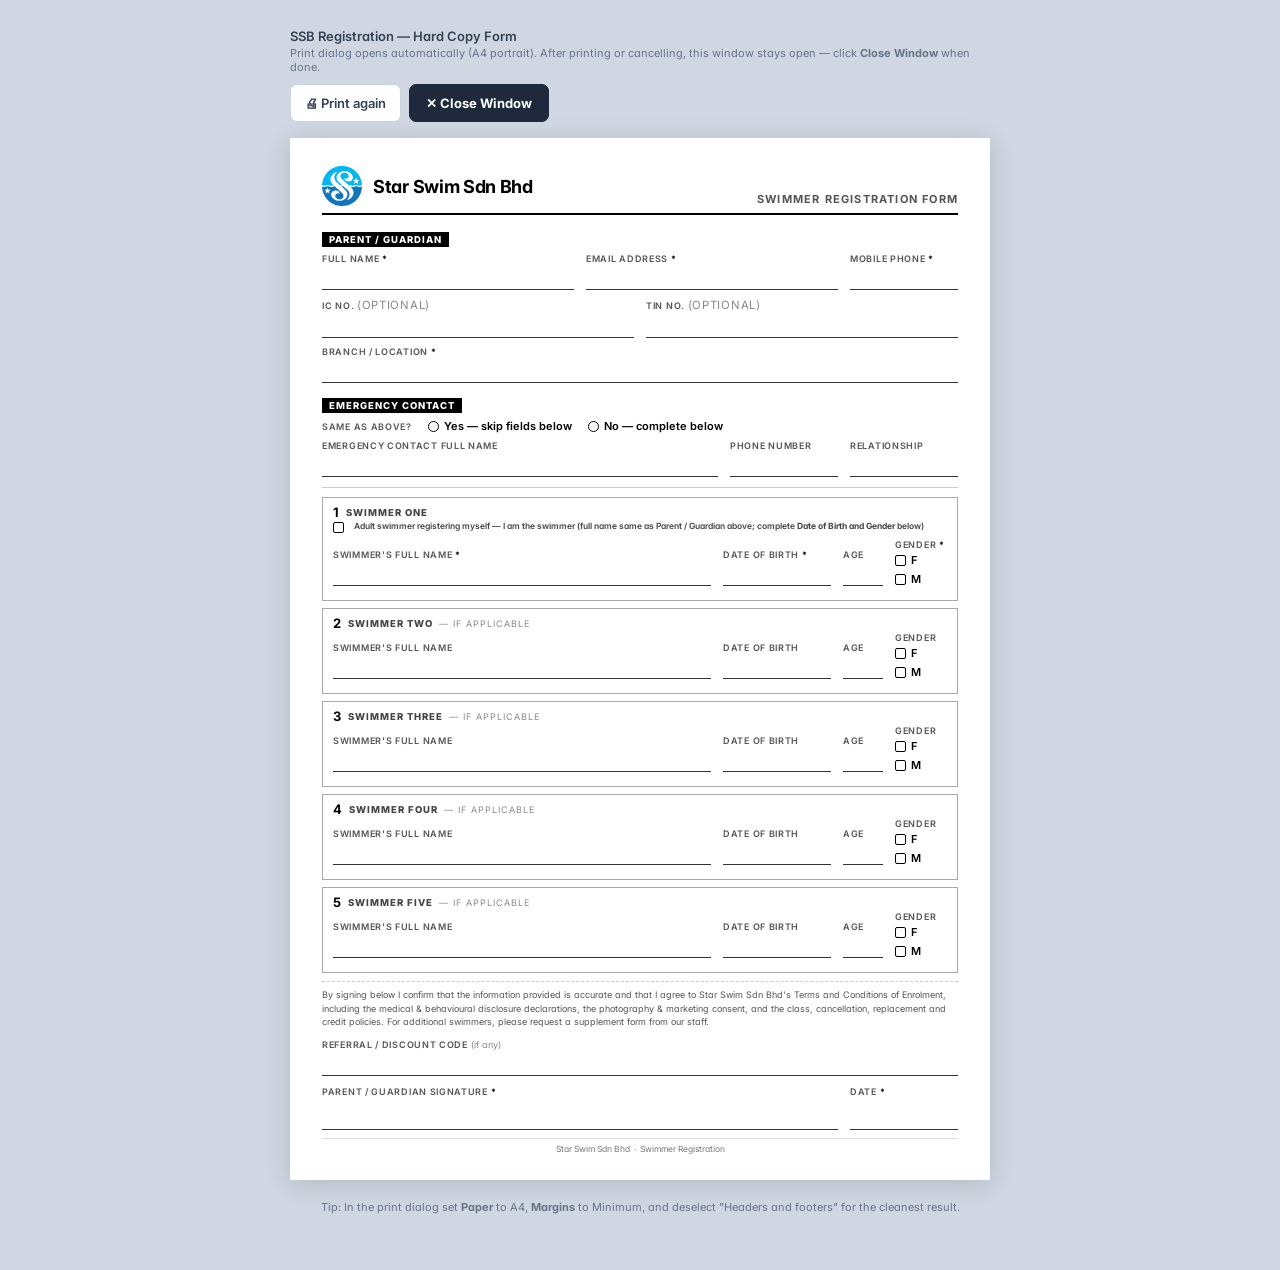
<file: form.html>
<!DOCTYPE html>
<html lang="en">
<head>
  <meta charset="UTF-8" />
  <meta name="viewport" content="width=device-width, initial-scale=1.0" />
  <title>SSB Registration Form</title>
  <link rel="preconnect" href="https://fonts.googleapis.com" />
  <link rel="stylesheet" href="https://fonts.googleapis.com/css2?family=Inter:wght@400;500;600;700;800&display=swap" />
  <style>
    /* ── Screen preview ── */
    *, *::before, *::after { box-sizing: border-box; margin: 0; padding: 0 }
    body {
      font-family: Inter, -apple-system, BlinkMacSystemFont, "Segoe UI", Helvetica, Arial, sans-serif;
      font-feature-settings: "liga", "kern", "cv11"; /* cv11=alternate l with curved tail for clearer I/l distinction */
      background: #d0d7e2;
      padding: 28px 16px 48px;
      display: flex; flex-direction: column; align-items: center; gap: 16px;
    }
    .toolbar {
      width: 100%; max-width: 700px;
      display: flex; justify-content: space-between; align-items: center; flex-wrap: wrap; gap: 10px;
    }
    .toolbar-info { font-size: 13px; color: #334155; font-weight: 600 }
    .toolbar-info span { display: block; font-size: 11px; color: #64748b; font-weight: 400; margin-top: 2px }
    .btn-p {
      background: #111; color: #fff; border: none; border-radius: 7px;
      padding: 10px 20px; font-size: 13px; font-weight: 700; cursor: pointer;
      font-family: inherit; display: inline-flex; align-items: center; gap: 7px;
    }
    .btn-p:hover { background: #333 }
    .btn-back {
      background: #fff; color: #334155; border: 1px solid #cbd5e1;
      border-radius: 7px; padding: 10px 14px; font-size: 13px; font-weight: 600;
      cursor: pointer; font-family: inherit;
    }
    .btn-back:hover { background: #f8fafc; border-color: #94a3b8 }
    .btn-close {
      background: #1e293b; color: #fff; border: 1px solid #1e293b;
      border-radius: 7px; padding: 10px 16px; font-size: 13px; font-weight: 700;
      cursor: pointer; font-family: inherit;
    }
    .btn-close:hover { background: #0f172a }

    /* ── Sheet ── */
    .sheet {
      width: 100%; max-width: 700px;
      background: #fff;
      box-shadow: 0 4px 24px rgba(0,0,0,.14);
      padding: 28px 32px 26px;
    }

    /* ── Form elements ── */
    .hd {
      display: flex; align-items: flex-end; justify-content: space-between;
      border-bottom: 2.5px solid #000;
      padding-bottom: 7px; margin-bottom: 12px;
    }
    .hd-name { font-size: 18px; font-weight: 700; letter-spacing: -.3px }
    .hd-form { font-size: 11px; font-weight: 700; text-transform: uppercase; letter-spacing: 1.2px; color: #555 }

    /* Section */
    .sec { margin-bottom: 10px }
    .sec-label {
      font-size: 9.5px; font-weight: 800; text-transform: uppercase; letter-spacing: 1px;
      background: #000; color: #fff;
      display: inline-block; padding: 2px 7px; margin-bottom: 6px;
    }

    /* Row of fields */
    .row { display: flex; gap: 12px; align-items: flex-end; margin-bottom: 8px; flex-wrap: wrap }
    .f { display: flex; flex-direction: column; min-width: 0 }
    .f.grow { flex: 1 }
    .f.w80 { flex: 0 0 80px }
    .f.w100 { flex: 0 0 108px }
    .f.w48 { flex: 0 0 52px }
    .f.w36 { flex: 0 0 40px }
    .lbl {
      font-size: 9px; text-transform: uppercase; letter-spacing: .7px;
      font-weight: 600; color: #555; margin-bottom: 3px; white-space: nowrap;
    }
    .lbl .req { color: #000 }
    .lbl .opt { color: #888; font-weight: 400; font-size: 8.5pt }
    .line {
      border: none; border-bottom: 1.2px solid #333;
      min-height: 20px; width: 100%;
    }
    .line-tall { min-height: 23px }

    /* Checkboxes */
    .checks { display: flex; flex-wrap: wrap; gap: 5px 12px; align-items: center }
    .ck { display: inline-flex; align-items: center; gap: 5px; font-size: 11px; font-weight: 600; white-space: nowrap }
    .box { width: 11px; height: 11px; border: 1.3px solid #000; border-radius: 2px; flex-shrink: 0; display: inline-block }
    .box.r { border-radius: 50% }

    /* Swimmer block */
    .sw { border: 1px solid #aaa; padding: 6px 10px 6px; margin-bottom: 7px }
    .sw-head {
      font-size: 9.5px; font-weight: 800; text-transform: uppercase; letter-spacing: 1px;
      margin-bottom: 1px; display: flex; align-items: center; gap: 6px;
    }
    .sw-num { font-size: 13px; font-weight: 700 }
    .sw-label { color: #444 }

    /* Lesson type checkboxes */
    .lt-grid { display: grid; grid-template-columns: 1fr 1fr; gap: 3px 16px; margin-top: 4px }
    .lt-item { display: inline-flex; align-items: center; gap: 5px; font-size: 10px; font-weight: 600 }

    /* Divider */
    hr { border: none; border-top: 1px solid #ccc; margin: 9px 0 }

    /* Signature */
    .sig { display: flex; gap: 12px; align-items: flex-end; margin-top: 10px; flex-wrap: wrap }

    .note {
      font-size: 9px; color: #555; margin-top: 8px; line-height: 1.5;
      border-top: 1px dashed #ccc; padding-top: 6px;
    }
    .footer-line {
      font-size: 8.5px; color: #777; text-align: center; margin-top: 8px;
      border-top: 1px solid #ddd; padding-top: 5px;
    }

    /* ── Print ── */
    @page { size: A4 portrait; margin: 20.32mm 16.51mm }
    @media print {
      @page { size: A4 portrait; margin: 20.32mm 16.51mm }
      body { background: #fff; padding: 0 }
      .toolbar, .hint { display: none !important }
      .sheet { box-shadow: none; padding: 0; max-width: none; width: 100% }
    }
  </style>
  <script>
    // Auto-trigger the print dialog as soon as the page and fonts have loaded.
    // This means clicking "Print PDF version" in the intake form opens this
    // window and the print dialog appears immediately — no extra click needed.
    window.addEventListener('load', () => {
      // Small delay so the logo image and Inter font render before print.
      setTimeout(() => window.print(), 700);
    });
    // NOTE: intentionally no afterprint handler. When the user cancels or
    // completes the print dialog, this window stays open so they can review
    // the form, re-trigger print, or close manually using the toolbar button.
  </script>
</head>
<body>

<div class="toolbar">
  <div class="toolbar-info">
    SSB Registration — Hard Copy Form
    <span>Print dialog opens automatically (A4 portrait). After printing or cancelling, this window stays open — click <strong>Close Window</strong> when done.</span>
  </div>
  <div style="display:flex;gap:8px;flex-wrap:wrap">
    <button class="btn-back" onclick="window.print()">🖨 Print again</button>
    <button class="btn-close" onclick="window.close()">✕ Close Window</button>
  </div>
</div>

<div class="sheet">

  <!-- Header -->
  <div class="hd">
    <div style="display:flex;align-items:center;gap:11px">
      <img src="./logo.png" alt="Star Swim logo" style="width:40px;height:40px;object-fit:contain;display:block">
      <div>
        <div class="hd-name">Star Swim Sdn Bhd</div>
      </div>
    </div>
    <div class="hd-form">Swimmer Registration Form</div>
  </div>

  <!-- Section A: Parent / Guardian -->
  <div class="sec">
    <div class="sec-label">Parent / Guardian</div>
    <div class="row">
      <div class="f grow"><div class="lbl">Full Name <span class="req">*</span></div><div class="line line-tall"></div></div>
      <div class="f grow"><div class="lbl">Email Address <span class="req">*</span></div><div class="line line-tall"></div></div>
      <div class="f w100"><div class="lbl">Mobile Phone <span class="req">*</span></div><div class="line line-tall"></div></div>
    </div>
    <div class="row">
      <div class="f grow"><div class="lbl">IC No. <span class="opt">(optional)</span></div><div class="line line-tall"></div></div>
      <div class="f grow"><div class="lbl">TIN No. <span class="opt">(optional)</span></div><div class="line line-tall"></div></div>
    </div>
    <div class="row">
      <div class="f grow"><div class="lbl">Branch / Location <span class="req">*</span></div><div class="line line-tall"></div></div>
    </div>
  </div>

  <!-- Section B: Emergency Contact — same-as on first line, fields on second -->
  <div class="sec">
    <div class="sec-label">Emergency Contact</div>
    <div style="display:flex;align-items:center;gap:16px;margin-bottom:7px">
      <span class="lbl" style="white-space:nowrap;margin:0">Same as above?</span>
      <label class="ck"><span class="box r"></span> Yes — skip fields below</label>
      <label class="ck"><span class="box r"></span> No — complete below</label>
    </div>
    <div class="row">
      <div class="f grow"><div class="lbl">Emergency Contact Full Name</div><div class="line line-tall"></div></div>
      <div class="f w100"><div class="lbl">Phone Number</div><div class="line line-tall"></div></div>
      <div class="f w100"><div class="lbl">Relationship</div><div class="line line-tall"></div></div>
    </div>
  </div>

  <hr>

  <!-- Swimmer 1 — includes adult self-registration option -->
  <div class="sw">
    <div class="sw-head"><span class="sw-num">1</span><span class="sw-label">Swimmer One</span></div>
    <label class="ck" style="display:flex;align-items:flex-start;margin-bottom:6px;font-size:8.5px;width:100%">
      <span class="box" style="margin-top:1px;flex-shrink:0"></span>
      <span style="margin-left:5px;color:#444;line-height:1.4">Adult swimmer registering myself — I am the swimmer (full name same as Parent / Guardian above; complete <strong>Date of Birth and Gender</strong> below)</span>
    </label>
    <div class="row">
      <div class="f grow"><div class="lbl">Swimmer's Full Name <span class="req">*</span></div><div class="line line-tall"></div></div>
      <div class="f w100"><div class="lbl">Date of Birth <span class="req">*</span></div><div class="line line-tall"></div></div>
      <div class="f w36"><div class="lbl">Age</div><div class="line line-tall"></div></div>
      <div class="f w48" style="justify-content:flex-end">
        <div class="lbl">Gender <span class="req">*</span></div>
        <div class="checks"><label class="ck"><span class="box"></span> F</label><label class="ck"><span class="box"></span> M</label></div>
      </div>
    </div>
  </div>

  <!-- Swimmers 2–5 -->
  <div class="sw">
    <div class="sw-head"><span class="sw-num">2</span><span class="sw-label">Swimmer Two &nbsp;<span style="font-weight:400;font-size:9px;color:#888">— if applicable</span></span></div>
    <div class="row">
      <div class="f grow"><div class="lbl">Swimmer's Full Name</div><div class="line line-tall"></div></div>
      <div class="f w100"><div class="lbl">Date of Birth</div><div class="line line-tall"></div></div>
      <div class="f w36"><div class="lbl">Age</div><div class="line line-tall"></div></div>
      <div class="f w48" style="justify-content:flex-end">
        <div class="lbl">Gender</div>
        <div class="checks"><label class="ck"><span class="box"></span> F</label><label class="ck"><span class="box"></span> M</label></div>
      </div>
    </div>
  </div>

  <div class="sw">
    <div class="sw-head"><span class="sw-num">3</span><span class="sw-label">Swimmer Three &nbsp;<span style="font-weight:400;font-size:9px;color:#888">— if applicable</span></span></div>
    <div class="row">
      <div class="f grow"><div class="lbl">Swimmer's Full Name</div><div class="line line-tall"></div></div>
      <div class="f w100"><div class="lbl">Date of Birth</div><div class="line line-tall"></div></div>
      <div class="f w36"><div class="lbl">Age</div><div class="line line-tall"></div></div>
      <div class="f w48" style="justify-content:flex-end">
        <div class="lbl">Gender</div>
        <div class="checks"><label class="ck"><span class="box"></span> F</label><label class="ck"><span class="box"></span> M</label></div>
      </div>
    </div>
  </div>

  <div class="sw">
    <div class="sw-head"><span class="sw-num">4</span><span class="sw-label">Swimmer Four &nbsp;<span style="font-weight:400;font-size:9px;color:#888">— if applicable</span></span></div>
    <div class="row">
      <div class="f grow"><div class="lbl">Swimmer's Full Name</div><div class="line line-tall"></div></div>
      <div class="f w100"><div class="lbl">Date of Birth</div><div class="line line-tall"></div></div>
      <div class="f w36"><div class="lbl">Age</div><div class="line line-tall"></div></div>
      <div class="f w48" style="justify-content:flex-end">
        <div class="lbl">Gender</div>
        <div class="checks"><label class="ck"><span class="box"></span> F</label><label class="ck"><span class="box"></span> M</label></div>
      </div>
    </div>
  </div>

  <div class="sw">
    <div class="sw-head"><span class="sw-num">5</span><span class="sw-label">Swimmer Five &nbsp;<span style="font-weight:400;font-size:9px;color:#888">— if applicable</span></span></div>
    <div class="row">
      <div class="f grow"><div class="lbl">Swimmer's Full Name</div><div class="line line-tall"></div></div>
      <div class="f w100"><div class="lbl">Date of Birth</div><div class="line line-tall"></div></div>
      <div class="f w36"><div class="lbl">Age</div><div class="line line-tall"></div></div>
      <div class="f w48" style="justify-content:flex-end">
        <div class="lbl">Gender</div>
        <div class="checks"><label class="ck"><span class="box"></span> F</label><label class="ck"><span class="box"></span> M</label></div>
      </div>
    </div>
  </div>

  <!-- Declaration + Signature -->
  <div class="note">
    By signing below I confirm that the information provided is accurate and that I agree to Star Swim Sdn Bhd's Terms and Conditions of Enrolment, including the medical &amp; behavioural disclosure declarations, the photography &amp; marketing consent, and the class, cancellation, replacement and credit policies. For additional swimmers, please request a supplement form from our staff.
  </div>
  <div class="row" style="margin-top:10px;margin-bottom:0">
    <div class="f grow"><div class="lbl">Referral / Discount Code <span style="font-weight:400;text-transform:none;letter-spacing:0;color:#888">(if any)</span></div><div class="line line-tall"></div></div>
  </div>
  <div class="sig">
    <div class="f grow"><div class="lbl">Parent / Guardian Signature <span class="req">*</span></div><div class="line" style="min-height:30px"></div></div>
    <div class="f w100"><div class="lbl">Date <span class="req">*</span></div><div class="line" style="min-height:30px"></div></div>
  </div>

  <div class="footer-line">Star Swim Sdn Bhd &nbsp;·&nbsp; Swimmer Registration</div>

</div><!-- /sheet -->

<div class="hint" style="max-width:700px;width:100%;text-align:center;font-size:11px;color:#64748b;padding:4px 0 8px">
  Tip: In the print dialog set <strong>Paper</strong> to A4, <strong>Margins</strong> to Minimum, and deselect "Headers and footers" for the cleanest result.
</div>

</body>
</html>
</file>
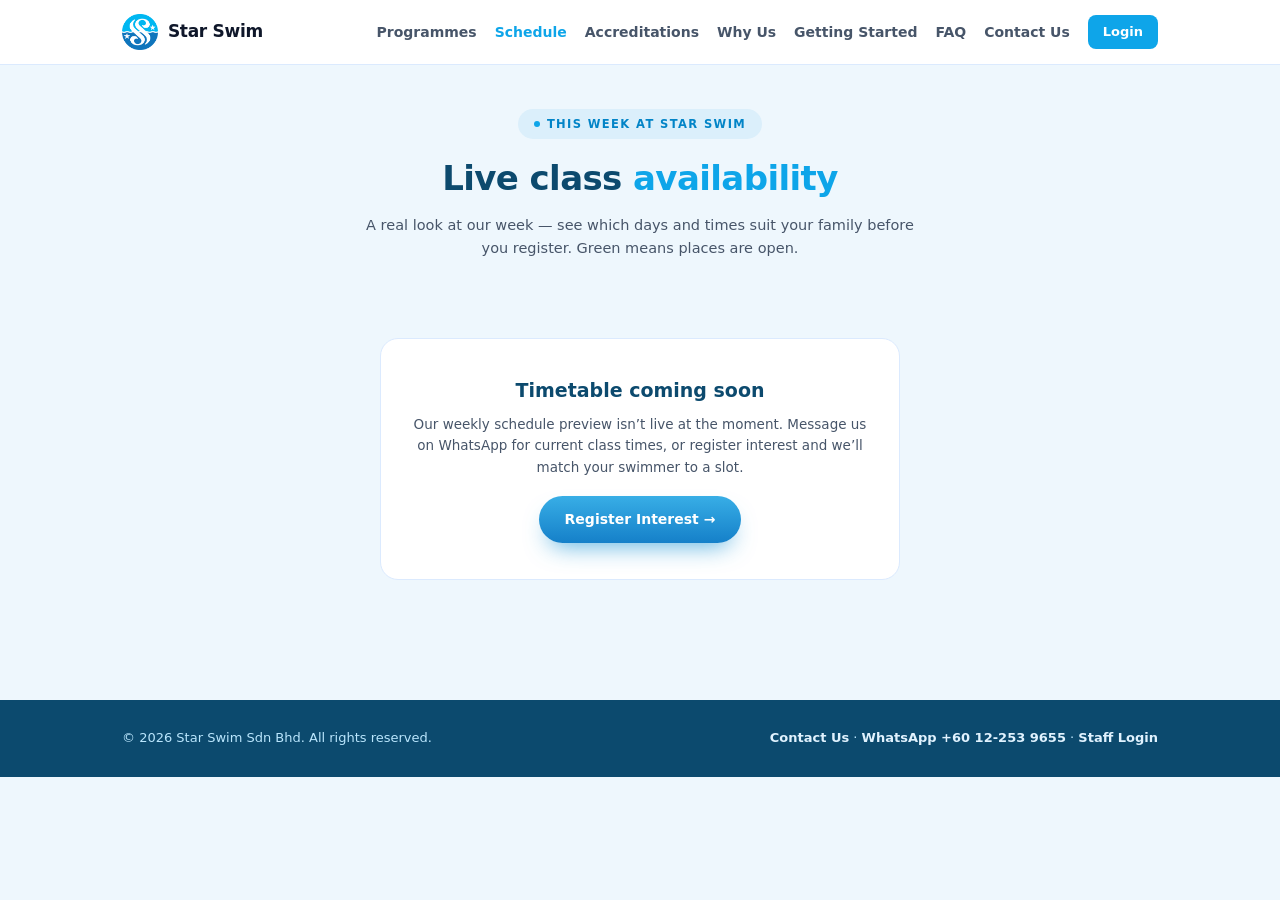
<file: schedule.html>
<!DOCTYPE html>
<html lang="en">
<head>
  <meta charset="UTF-8"/>
  <meta name="viewport" content="width=device-width, initial-scale=1.0"/>
  <title>Weekly Schedule — Star Swim</title>
  <meta name="description" content="This week's live class availability at Star Swim — see which days and times have places open before you register."/>
  <link rel="icon" href="./logo.png"/>
  <style>
    :root{
      --primary:#0EA5E9; --primary-2:#0284C7; --bg:#EEF7FD;
      --navy:#0C4A6E; --deep:#075985; --text:#0F172A; --text-2:#475569; --border:#DBEAFE;
    }
    *{box-sizing:border-box;margin:0;padding:0}
    html{scroll-behavior:smooth}
    body{font-family:'Segoe UI',system-ui,-apple-system,sans-serif;color:var(--text);background:var(--bg);line-height:1.6}
    a{color:inherit;text-decoration:none}
    .wrap{max-width:1080px;margin:0 auto;padding:0 22px}
    header{background:#fff;border-bottom:1px solid var(--border);position:sticky;top:0;z-index:50}
    .hd{display:flex;align-items:center;justify-content:space-between;height:64px}
    .hd-brand{display:flex;align-items:center;gap:10px;font-weight:800;font-size:17px;letter-spacing:-.3px}
    .hd-brand img{height:36px}
    .hd-nav{display:flex;align-items:center;gap:18px;font-size:14px;font-weight:600;color:var(--text-2)}
    .hd-nav a:hover{color:var(--primary)}
    .hd-link.active{color:var(--primary)}
    .btn{display:inline-block;padding:9px 18px;border-radius:10px;font-weight:700;font-size:14px;cursor:pointer;border:1px solid transparent;transition:.15s;text-align:center}
    .btn-solid{background:var(--primary);color:#fff}
    .btn-solid:hover{background:var(--primary-2);color:#fff}
    .hamburger{display:none;flex-direction:column;justify-content:center;gap:5px;width:44px;height:44px;padding:10px;border:none;background:none;cursor:pointer;margin-left:auto}
    .hamburger span{display:block;height:2.5px;border-radius:2px;background:var(--navy);transition:transform .25s ease,opacity .2s ease}
    .nav-open .hamburger span:nth-child(1){transform:translateY(7.5px) rotate(45deg)}
    .nav-open .hamburger span:nth-child(2){opacity:0}
    .nav-open .hamburger span:nth-child(3){transform:translateY(-7.5px) rotate(-45deg)}
    @media (max-width:820px){
      .hamburger{display:flex}
      .hd-nav{position:absolute;top:64px;left:0;right:0;background:#fff;flex-direction:column;align-items:stretch;gap:0;padding:8px 0 14px;border-bottom:1px solid var(--border);box-shadow:0 18px 30px -18px rgba(15,23,42,.25);display:none}
      .nav-open .hd-nav{display:flex}
      .hd-nav .hd-link{display:block;padding:13px 24px;font-size:15px;border-bottom:1px solid #F1F7FD}
      .hd-nav .hd-link:last-of-type{border-bottom:none}
      .hd-nav #loginLink{margin:10px 24px 0;text-align:center}
    }
    main{padding:44px 0 70px}
    .kicker{display:inline-flex;align-items:center;gap:7px;background:#DBEFFB;color:var(--primary-2);font-size:11.5px;font-weight:800;letter-spacing:.12em;text-transform:uppercase;border-radius:999px;padding:6px 16px}
    .kicker::before{content:"";width:6px;height:6px;border-radius:50%;background:var(--primary)}
    .page-head{text-align:center;margin-bottom:8px}
    h1{font-size:clamp(24px,3.6vw,34px);font-weight:900;letter-spacing:-.6px;color:var(--navy);margin:12px 0 8px}
    h1 em{font-style:normal;color:var(--primary)}
    .sub{max-width:560px;margin:0 auto;color:var(--text-2);font-size:14.5px;text-align:center}
    /* Filters */
    .sched-filters{display:flex;gap:8px;justify-content:center;flex-wrap:wrap;margin:24px 0 4px}
    .sched-pill{border:1.5px solid var(--border);background:#fff;color:var(--text-2);border-radius:999px;padding:7px 16px;font-size:13px;font-weight:700;cursor:pointer;transition:all .15s ease;font-family:inherit}
    .sched-pill:hover{border-color:var(--primary);color:var(--primary)}
    .sched-pill.on{background:var(--primary);border-color:var(--primary);color:#fff}
    /* ── Desktop: timetable matrix (rows = start times, cols = days) ── */
    .tt-wrap{margin-top:24px;background:#fff;border:1px solid var(--border);border-radius:16px;overflow:hidden;box-shadow:0 14px 34px -24px rgba(31,102,148,.35)}
    table.tt{width:100%;border-collapse:collapse;table-layout:fixed}
    .tt th{background:#F4FAFE;color:var(--navy);font-size:12px;font-weight:800;letter-spacing:.06em;text-transform:uppercase;padding:11px 6px;border-bottom:2px solid var(--border)}
    .tt th.tt-time{width:86px}
    .tt td{border-top:1px solid #EAF3FB;padding:7px 6px;vertical-align:top;text-align:center}
    .tt td.tt-time{font-size:12.5px;font-weight:800;color:var(--navy);white-space:nowrap;background:#FAFDFF}
    .tt tr:hover td{background:#F8FCFF}
    .tt tr:hover td.tt-time{background:#F1F8FD}
    .tt-chip{display:block;margin:2px auto;max-width:150px;border-radius:8px;padding:4px 8px;font-size:11px;font-weight:700;line-height:1.3;cursor:default}
    .tt-chip small{display:block;font-size:9.5px;font-weight:600;opacity:.8}
    .tt-chip.available{background:#DCFCE7;color:#166534;border:1px solid #BBF7D0}
    .tt-chip.limited{background:#FEF3C7;color:#92400E;border:1px solid #FDE68A}
    .tt-chip.full{background:#F1F5F9;color:#64748B;border:1px solid #E2E8F0}
    /* ── Mobile: compact per-day list ── */
    .day-list{display:none;margin-top:20px}
    .day-block{background:#fff;border:1px solid var(--border);border-radius:14px;margin-bottom:10px;overflow:hidden}
    .day-h{font-size:12px;font-weight:800;letter-spacing:.07em;text-transform:uppercase;color:var(--navy);padding:10px 14px;background:#F4FAFE;border-bottom:1px solid var(--border)}
    .day-row{display:flex;align-items:center;gap:10px;padding:9px 14px;border-top:1px solid #EFF6FC;font-size:13px}
    .day-row:first-of-type{border-top:none}
    .day-row.is-full{opacity:.55}
    .dr-time{font-weight:800;color:var(--navy);white-space:nowrap;min-width:74px;font-size:12.5px}
    .dr-lt{flex:1;color:var(--text-2);font-weight:600;min-width:0}
    .dr-lt small{display:block;font-weight:500;opacity:.75;font-size:11px}
    .sched-chip{display:inline-block;font-size:9.5px;font-weight:800;letter-spacing:.04em;text-transform:uppercase;border-radius:999px;padding:2px 8px;white-space:nowrap}
    .sched-chip.available{background:#DCFCE7;color:#166534}
    .sched-chip.limited{background:#FEF3C7;color:#92400E}
    .sched-chip.full{background:#E2E8F0;color:#475569}
    .sched-legend{display:flex;gap:14px;justify-content:center;margin-top:20px;flex-wrap:wrap}
    .sched-note{text-align:center;font-size:12.5px;color:var(--text-2);margin-top:16px}
    .sched-note a{color:var(--primary);font-weight:700}
    @media (max-width:820px){
      .tt-wrap{display:none}
      .day-list{display:block}
    }
    /* Empty / disabled state */
    .sched-off{max-width:520px;margin:50px auto;background:#fff;border:1px solid var(--border);border-radius:18px;padding:36px 28px;text-align:center;display:none}
    .sched-off h2{font-size:19px;font-weight:800;color:var(--navy);margin-bottom:8px}
    .sched-off p{font-size:13.5px;color:var(--text-2);margin-bottom:18px}
    .cta{display:inline-flex;align-items:center;gap:9px;background:linear-gradient(180deg,#38aee6,#1580c9);color:#fff;font-weight:800;font-size:14px;padding:12px 26px;border-radius:999px;box-shadow:0 12px 24px -10px rgba(24,147,212,.75)}
    footer{background:var(--navy);color:#BAE6FD;padding:28px 0;font-size:13px}
    .ft{display:flex;justify-content:space-between;align-items:center;gap:12px;flex-wrap:wrap}
    footer a{color:#E0F2FE;font-weight:600}
    footer a:hover{color:#fff}
    @media (max-width:980px){
      .sched-grid{grid-template-columns:1fr;gap:8px}
      .sched-day{min-height:auto}
      .sched-day.is-empty{display:none}
      .sched-day-h{text-align:left;padding-left:4px}
    }
    @media (max-width:560px){
      main{padding:30px 0 54px}
    }
  </style>
  <link rel="manifest" href="/manifest.json"/>
  <meta name="theme-color" content="#0EA5E9"/>
  <link rel="apple-touch-icon" href="/apple-touch-icon.png"/>
  <meta name="apple-mobile-web-app-capable" content="yes"/>
  <meta name="apple-mobile-web-app-status-bar-style" content="default"/>
  <meta name="apple-mobile-web-app-title" content="Star Swim"/>
</head>
<body>
<header>
  <div class="wrap hd">
    <a class="hd-brand" href="./index.html"><img src="./logo.png" alt="Star Swim logo"/> Star Swim</a>
    <button class="hamburger" id="hamburger" aria-label="Open menu" aria-expanded="false" aria-controls="site-nav">
      <span></span><span></span><span></span>
    </button>
    <nav class="hd-nav" id="site-nav">
      <a class="hd-link" href="./index.html#programmes">Programmes</a>
      <a class="hd-link active" href="./schedule.html" aria-current="page">Schedule</a>
      <a class="hd-link" href="./index.html#pricing" id="nav-pricing" style="display:none">Pricing</a>
      <a class="hd-link" href="./index.html#pathways">Accreditations</a>
      <a class="hd-link" href="./index.html#why">Why Us</a>
      <a class="hd-link" href="./index.html#how">Getting Started</a>
      <a class="hd-link" href="./index.html#faq">FAQ</a>
      <a class="hd-link" href="./index.html#contact">Contact Us</a>
      <a id="loginLink" class="btn btn-solid" href="./app.html" title="Staff login" style="padding:6px 14px;font-size:13px;border-radius:8px">Login</a>
    </nav>
  </div>
</header>
<main>
  <div class="wrap">
    <div class="page-head">
      <span class="kicker">This week at Star Swim</span>
      <h1>Live class <em>availability</em></h1>
      <p class="sub">A real look at our week — see which days and times suit your family before you register. Green means places are open.</p>
    </div>
    <div class="sched-filters" id="sched-lt-filters"></div>
    <div class="sched-filters" id="sched-br-filters" style="margin-top:0"></div>
    <div class="tt-wrap" id="sched-matrix" style="display:none"></div>
    <div class="day-list" id="sched-daylist"></div>
    <div class="sched-legend" id="sched-legend" style="display:none">
      <span class="sched-chip available">Available</span>
      <span class="sched-chip limited">Few places left</span>
      <span class="sched-chip full">Full</span>
    </div>
    <div class="sched-note" id="sched-note" style="display:none">Times shown are this week&rsquo;s classes. Availability changes daily — <a href="./intake.html">register interest</a> and we&rsquo;ll fit your swimmer to the right slot.</div>
    <div class="sched-off" id="sched-off">
      <h2>Timetable coming soon</h2>
      <p>Our weekly schedule preview isn&rsquo;t live at the moment. Message us on WhatsApp for current class times, or register interest and we&rsquo;ll match your swimmer to a slot.</p>
      <a class="cta" href="./intake.html">Register Interest →</a>
    </div>
  </div>
</main>
<footer>
  <div class="wrap ft">
    <span>© <span id="yr"></span> Star Swim Sdn Bhd. All rights reserved.</span>
    <span><a href="./index.html#contact">Contact Us</a> · <a href="https://wa.me/60122539655">WhatsApp +60 12-253 9655</a> · <a href="./app.html">Staff Login</a></span>
  </div>
</footer>
<script>
(function(){
  document.getElementById('yr') && (document.getElementById('yr').textContent = new Date().getFullYear());
  var hd=document.querySelector('header'), hb=document.getElementById('hamburger');
  if(hd&&hb){
    hb.addEventListener('click',function(){
      var open=hd.classList.toggle('nav-open');
      hb.setAttribute('aria-expanded',open?'true':'false');
    });
    document.querySelectorAll('.hd-nav a').forEach(function(a){
      a.addEventListener('click',function(){ hd.classList.remove('nav-open'); hb.setAttribute('aria-expanded','false'); });
    });
  }
})();
</script>
<script src="./config.js"></script>
<script>
(function(){
  var CFG = window.APP_CONFIG || {};
  function offState(){ document.getElementById('sched-off').style.display='block'; }
  if(!CFG.supabaseUrl || !CFG.supabaseAnonKey){ offState(); return; }
  // Reveal the Pricing tab if any published cards exist (mirrors index.html)
  fetch(CFG.supabaseUrl + '/rest/v1/public_pricing?select=id&is_published=eq.true&limit=1', {
    headers: { apikey: CFG.supabaseAnonKey, Authorization: 'Bearer ' + CFG.supabaseAnonKey }
  }).then(function(r){ return r.ok ? r.json() : []; }).then(function(rows){
    if(rows && rows.length){ var nl=document.getElementById('nav-pricing'); if(nl) nl.style.display=''; }
  }).catch(function(){});
  fetch(CFG.supabaseUrl + '/rest/v1/public_schedule_preview?select=*', {
    headers: { apikey: CFG.supabaseAnonKey, Authorization: 'Bearer ' + CFG.supabaseAnonKey }
  }).then(function(r){ return r.ok ? r.json() : []; }).catch(function(){ return []; })
  .then(function(rows){
    if(!rows || !rows.length){ offState(); return; }
    ['sched-matrix','sched-legend','sched-note'].forEach(function(id){ document.getElementById(id).style.display=''; });
    var DAYS=['Mon','Tue','Wed','Thu','Fri','Sat','Sun'];
    var RANK={available:0,limited:1,full:2};
    function h(tag,cls,text){ var el=document.createElement(tag); if(cls)el.className=cls; if(text!=null)el.textContent=text; return el; }
    function t12(hm){ var p=hm.split(':'),H=+p[0],M=p[1],ap=H>=12?'PM':'AM'; H=H%12; if(H===0)H=12; return H+':'+M+' '+ap; }

    // Merge parallel classes: same day + start + lesson type + branch collapse
    // into one entry carrying the MOST OPEN status (a parent cares whether
    // any of the three 11 AM groups has a place — not that two are full).
    var merged={};
    rows.forEach(function(r){
      var key=r.weekday+'|'+r.start_minute+'|'+(r.lesson_type||'')+'|'+(r.branch||'');
      var cur=merged[key];
      if(!cur){ merged[key]={weekday:r.weekday,start_minute:r.start_minute,start_time:r.start_time,end_time:r.end_time,lesson_type:r.lesson_type,branch:r.branch,status:r.status,count:1}; }
      else{
        cur.count++;
        if(RANK[r.status]<RANK[cur.status]) cur.status=r.status;
        if(r.end_time>cur.end_time) cur.end_time=r.end_time;
      }
    });
    var entries=Object.keys(merged).map(function(k){ return merged[k]; });

    var ltSel=null, brSel=null, lts=[], brs=[];
    entries.forEach(function(r){
      if(r.lesson_type && lts.indexOf(r.lesson_type)<0) lts.push(r.lesson_type);
      if(r.branch && brs.indexOf(r.branch)<0) brs.push(r.branch);
    });
    function pills(id, items, get, set){
      var box=document.getElementById(id); box.innerHTML='';
      if(items.length<2) return;
      var all=h('button','sched-pill'+(get()==null?' on':''),'All');
      all.onclick=function(){ set(null); render(); };
      box.appendChild(all);
      items.forEach(function(name){
        var b=h('button','sched-pill'+(get()===name?' on':''),name);
        b.onclick=function(){ set(get()===name?null:name); render(); };
        box.appendChild(b);
      });
    }
    function visible(){
      return entries.filter(function(r){
        return (ltSel==null||r.lesson_type===ltSel) && (brSel==null||r.branch===brSel);
      });
    }
    function chipTitle(r){
      var t=t12(r.start_time)+' \u2013 '+t12(r.end_time)+' \u00b7 '+r.lesson_type;
      if(r.branch) t+=' \u00b7 '+r.branch;
      if(r.count>1) t+=' \u00b7 '+r.count+' classes';
      return t;
    }
    function render(){
      pills('sched-lt-filters',lts,function(){return ltSel;},function(v){ltSel=v;});
      pills('sched-br-filters',brs,function(){return brSel;},function(v){brSel=v;});
      var vis=visible();

      // ── Desktop matrix: rows = distinct start times, cols = days ──
      var times=[]; vis.forEach(function(r){ if(times.indexOf(r.start_minute)<0) times.push(r.start_minute); });
      times.sort(function(a,b){return a-b;});
      var byCell={}; vis.forEach(function(r){ var k=r.start_minute+'|'+r.weekday; (byCell[k]=byCell[k]||[]).push(r); });
      var mx=document.getElementById('sched-matrix'); mx.innerHTML='';
      var tbl=h('table','tt'), thead=h('thead'), hr=h('tr');
      hr.appendChild(h('th','tt-time',''));
      DAYS.forEach(function(d){ hr.appendChild(h('th',null,d)); });
      thead.appendChild(hr); tbl.appendChild(thead);
      var tbody=h('tbody');
      times.forEach(function(tm){
        var tr=h('tr');
        var label=null;
        for(var d=1; d<=7; d++){ var c=byCell[tm+'|'+d]; if(c){ label=t12(c[0].start_time); break; } }
        tr.appendChild(h('td','tt-time',label||''));
        for(var d=1; d<=7; d++){
          var td=h('td');
          (byCell[tm+'|'+d]||[]).sort(function(a,b){ return (a.lesson_type||'').localeCompare(b.lesson_type||''); }).forEach(function(r){
            var chip=h('span','tt-chip '+r.status,r.lesson_type||'Class');
            chip.title=chipTitle(r);
            if(brSel==null && brs.length>1 && r.branch){ chip.appendChild(h('small',null,r.branch)); }
            var endsLate = (parseInt(r.end_time,10)*60 + parseInt(r.end_time.slice(3),10)) - tm > 60;
            if(endsLate){ chip.appendChild(h('small',null,'till '+t12(r.end_time))); }
            td.appendChild(chip);
          });
          tr.appendChild(td);
        }
        tbody.appendChild(tr);
      });
      tbl.appendChild(tbody); mx.appendChild(tbl);

      // ── Mobile: compact per-day list, single-line rows ──
      var dl=document.getElementById('sched-daylist'); dl.innerHTML='';
      for(var d=1; d<=7; d++){
        var daySlots=vis.filter(function(r){return r.weekday===d;}).sort(function(a,b){return a.start_minute-b.start_minute;});
        if(!daySlots.length) continue;
        var block=h('div','day-block');
        block.appendChild(h('div','day-h',DAYS[d-1]));
        daySlots.forEach(function(r){
          var row=h('div','day-row'+(r.status==='full'?' is-full':''));
          row.appendChild(h('span','dr-time',t12(r.start_time)));
          var lt=h('span','dr-lt',r.lesson_type||'Class');
          var subBits=[];
          if(brSel==null && brs.length>1 && r.branch) subBits.push(r.branch);
          var endsLate=(parseInt(r.end_time,10)*60+parseInt(r.end_time.slice(3),10))-r.start_minute>60;
          if(endsLate) subBits.push('till '+t12(r.end_time));
          if(subBits.length) lt.appendChild(h('small',null,subBits.join(' \u00b7 ')));
          row.appendChild(lt);
          var chipTxt=r.status==='full'?'Full':r.status==='limited'?'Few left':'Available';
          row.appendChild(h('span','sched-chip '+r.status,chipTxt));
          block.appendChild(row);
        });
        dl.appendChild(block);
      }
    }
    render();
  });
})();
</script>
  <script>
  if ('serviceWorker' in navigator) {
    window.addEventListener('load', function(){ navigator.serviceWorker.register('/sw.js').catch(function(){}); });
  }
  </script>
</body>
</html>
</file>
